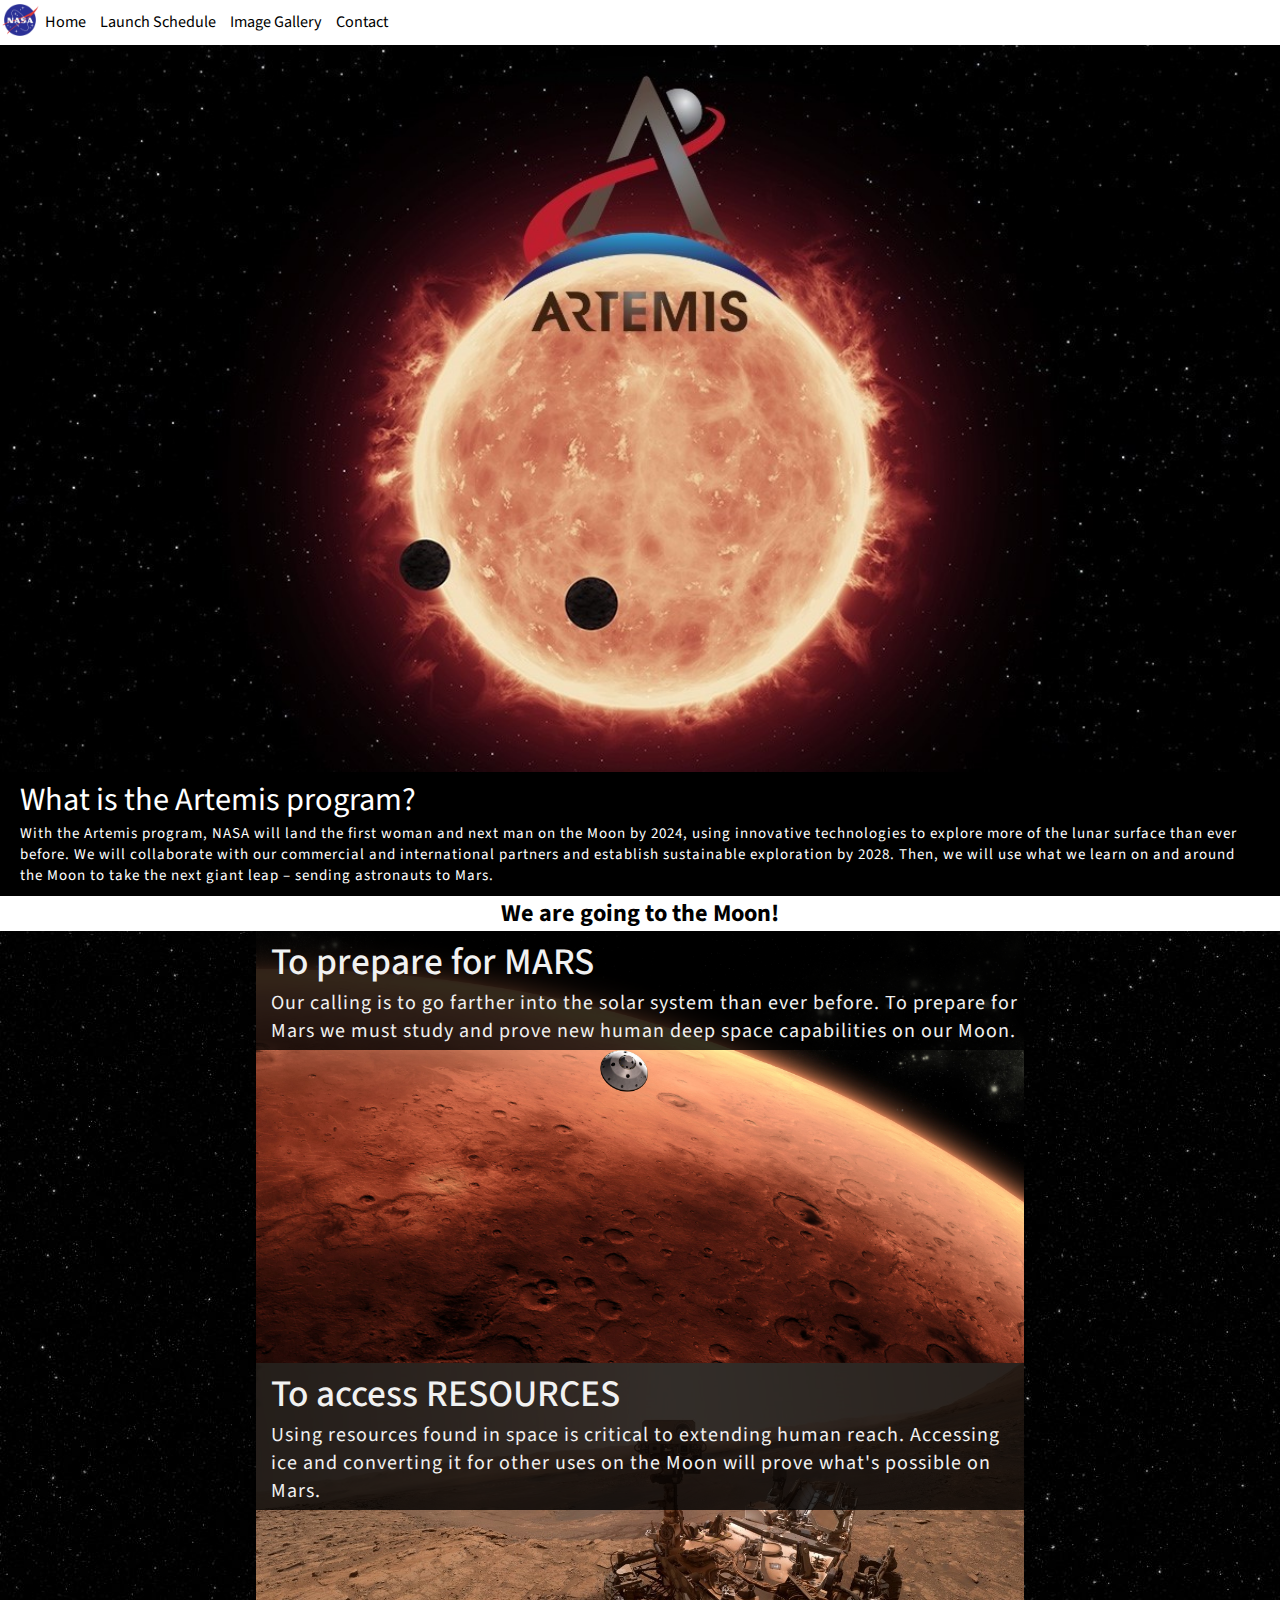
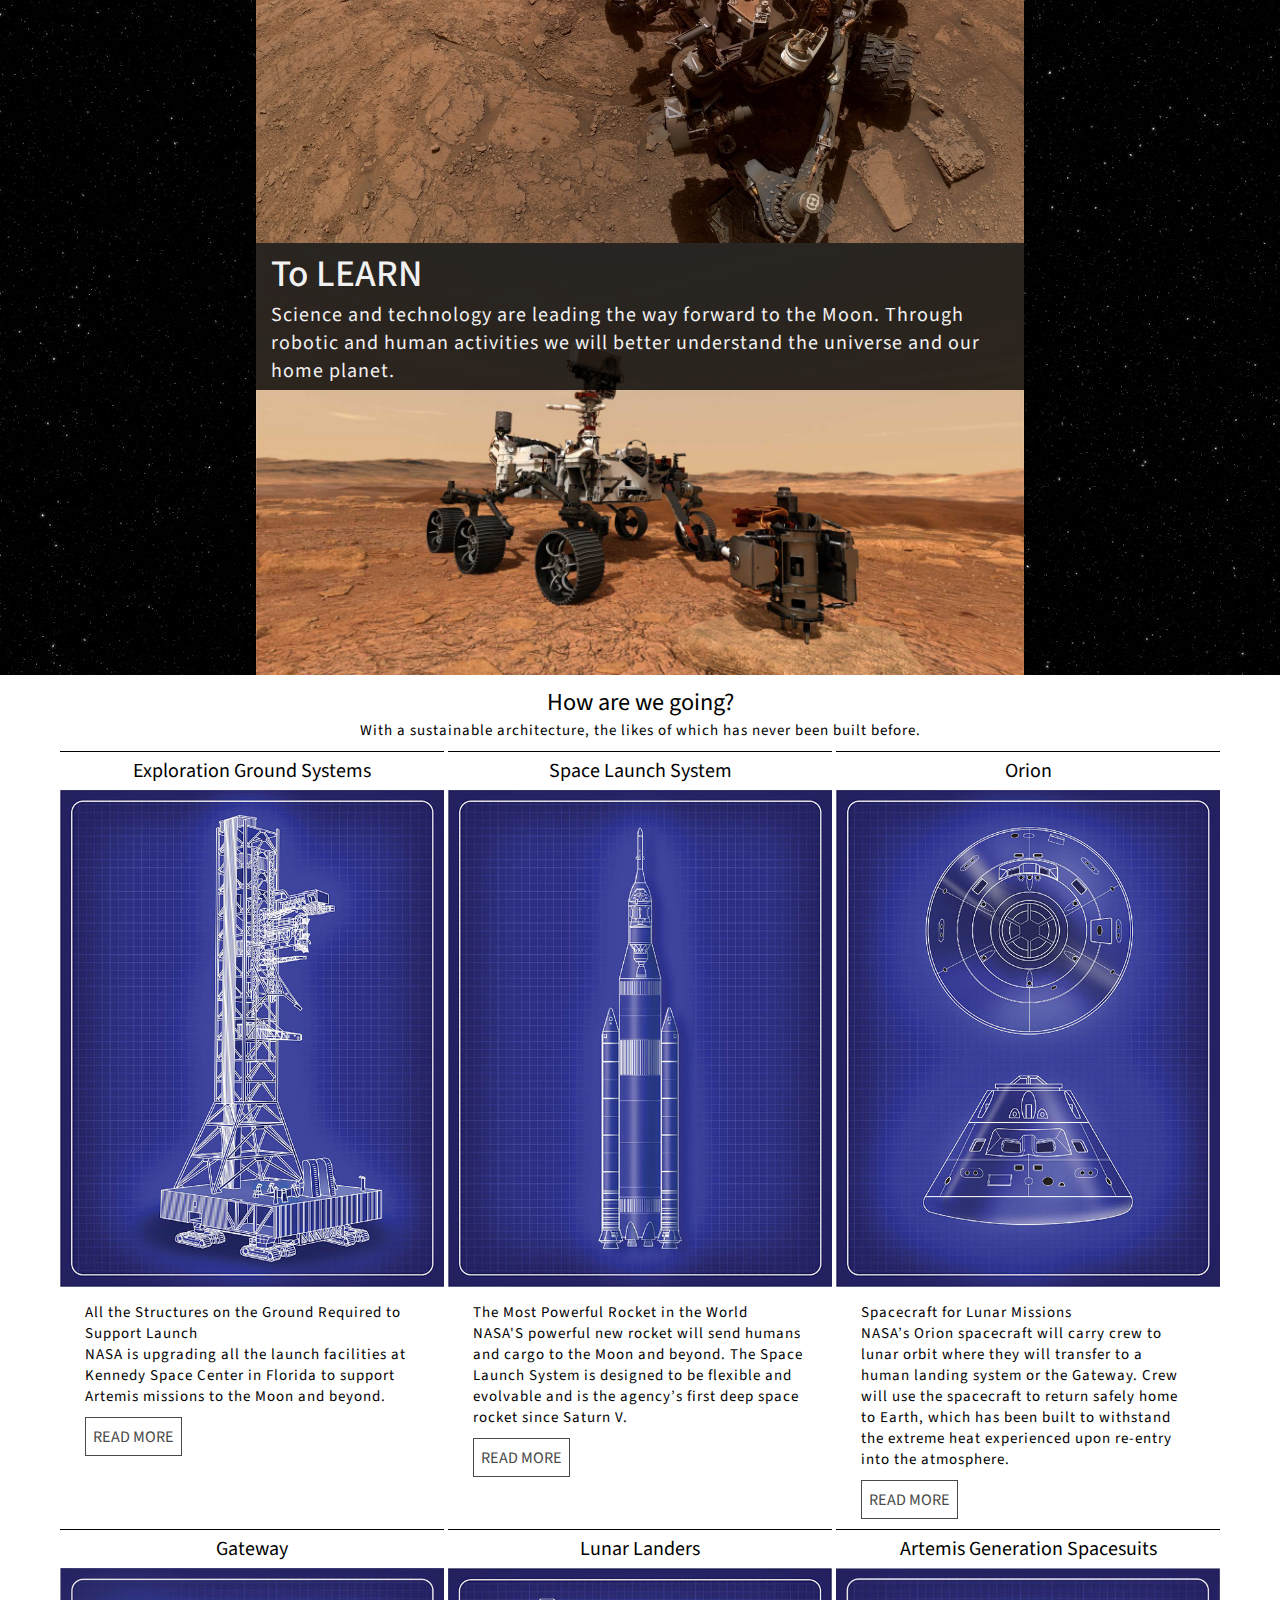
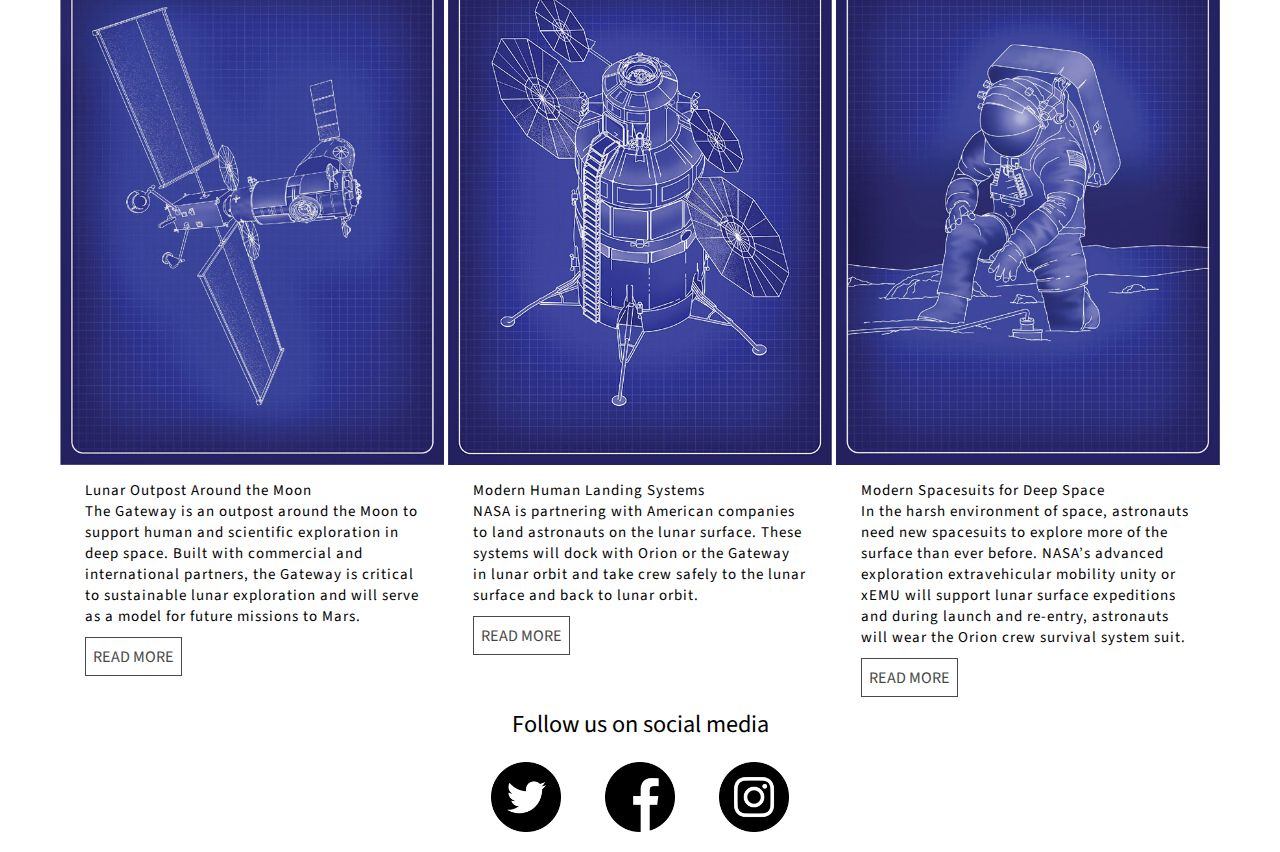
<file: ProjectExam/Code/index.html>
<!DOCTYPE html>
<html>
  <head>
    <meta charset="utf-8" />
    <meta http-equiv="X-UA-Compatible" content="IE=edge" />
    <title>NASA Artemis</title>
    <meta name="author" content="Ole Daland" />
    <meta name="keywords" content="Artemis, Nasa" />
    <meta name="viewport" content="width=device-width, initial-scale=1.0" />
    <meta
      name="description"
      content="Artemis is the name of NASA's program to return astronauts to the lunar surface by 2024. We are going forward to the Moon to stay."
    />
    <link
      rel="stylesheet"
      type="text/css"
      media="screen"
      href="/ProjectExam/Code/css/master.css"
    />
    <link
      rel="shortcut icon"
      type="image/x-icon"
      href="/ProjectExam/Code/pictures/favicon-32x32.png"
    />
    <link
      href="https://fonts.googleapis.com/css2?family=Source+Sans+Pro:ital,wght@0,200;0,300;0,400;0,600;0,700;0,900;1,200;1,300;1,400;1,600;1,700;1,900&display=swap"
      rel="stylesheet"
    />
  </head>
  <body class="index">
    <nav class="navbar">
      <ul>
        <img
          class="nasaIcon"
          src="/ProjectExam/Code/pictures/nasa_icon.png"
          alt="Nasa Icon"
        />
        <li><a class="active li" href="index.html">Home</a></li>
        <li><a class="li" href="launch_schedule.html">Launch Schedule</a></li>
        <li><a class="li" href="imgGallery.html">Image Gallery</a></li>
        <li><a class="li" href="contact.html">Contact</a></li>
      </ul>
    </nav>
    <main>
      <div>
        <img
          class="artemisImg"
          src="/ProjectExam/Code/pictures/hubble-trappist.jpg"
          alt="Artemis background picture"
        />
      </div>
      <section class="artemisInfo">
        <div class="artemisTextBox">
          <h1>What is the Artemis program?</h1>
          <p>
            With the Artemis program, NASA will land the first woman and next
            man on the Moon by 2024, using innovative technologies to explore
            more of the lunar surface than ever before. We will collaborate with
            our commercial and international partners and establish sustainable
            exploration by 2028. Then, we will use what we learn on and around
            the Moon to take the next giant leap – sending astronauts to Mars.
          </p>
        </div>
      </section>
      <div class="moonBox"><h2>We are going to the Moon!</h2></div>
      <section>
        <div class="container">
          <div class="img">
            <img
              class="whyImage"
              src="/ProjectExam/Code/pictures/last ned.jpg"
              alt="Mission to mars"
            />
          </div>
          <div class="textBox">
            <h2>To prepare for MARS</h2>
            <p>
              Our calling is to go farther into the solar system than ever
              before. To prepare for Mars we must study and prove new human deep
              space capabilities on our Moon.
            </p>
          </div>
        </div>
        <div class="container">
          <div class="img">
            <img
              class="whyImage"
              src="/ProjectExam/Code/pictures/PIA23378.jpg"
              alt="Mission to mars"
            />
          </div>
          <div class="textBox">
            <h2>To access RESOURCES</h2>
            <p>
              Using resources found in space is critical to extending human
              reach. Accessing ice and converting it for other uses on the Moon
              will prove what's possible on Mars.
            </p>
          </div>
        </div>
        <div class="container">
          <div class="img">
            <img
              class="whyImage"
              src="/ProjectExam/Code/pictures/24759_PIA23491-web.jpg"
              alt="Mission to mars"
            />
          </div>
          <div class="textBox">
            <h2>To LEARN</h2>
            <p>
              Science and technology are leading the way forward to the Moon.
              Through robotic and human activities we will better understand the
              universe and our home planet.
            </p>
          </div>
        </div>
      </section>
      <section class="howSection">
        <div class="howText">
          <h2>How are we going?</h2>
          <p>
            With a sustainable architecture, the likes of which has never been
            built before.
          </p>
        </div>
        <div class="howContainer">
          <div class="howHeader"><h2>Exploration Ground Systems</h2></div>
          <div>
            <img
              class="howImg"
              src="/ProjectExam/Code/pictures/w-01a.jpg"
              alt="Blueprint Exploration Ground Systems"
            />
          </div>
          <div class="howP">
            <p>All the Structures on the Ground Required to Support Launch</p>
            <p>
              NASA is upgrading all the launch facilities at Kennedy Space
              Center in Florida to support Artemis missions to the Moon and
              beyond.
            </p>
            <div>
              <a
                class="readMoreBtn"
                href="https://www.nasa.gov/centers/kennedy/home/index.html"
                >Read more</a
              >
            </div>
          </div>
        </div>
        <div class="howContainer">
          <div class="howHeader"><h2>Space Launch System</h2></div>
          <div>
            <img
              class="howImg"
              src="/ProjectExam/Code/pictures/w-01.jpg"
              alt="Blueprint Space Launch System"
            />
          </div>
          <div class="howP">
            <p>The Most Powerful Rocket in the World</p>
            <p>
              NASA'S powerful new rocket will send humans and cargo to the Moon
              and beyond. The Space Launch System is designed to be flexible and
              evolvable and is the agency’s first deep space rocket since Saturn
              V.
            </p>
            <div>
              <a
                class="readMoreBtn"
                href="https://www.nasa.gov/exploration/systems/sls/index.html"
                >Read more</a
              >
            </div>
          </div>
        </div>
        <div class="howContainer">
          <div class="howHeader"><h2>Orion</h2></div>
          <div>
            <img
              class="howImg"
              src="/ProjectExam/Code/pictures/w-02.jpg"
              alt="Blueprint Orion"
            />
          </div>
          <div class="howP">
            <p>Spacecraft for Lunar Missions</p>
            <p>
              NASA’s Orion spacecraft will carry crew to lunar orbit where they
              will transfer to a human landing system or the Gateway. Crew will
              use the spacecraft to return safely home to Earth, which has been
              built to withstand the extreme heat experienced upon re-entry into
              the atmosphere.
            </p>
            <div>
              <a
                class="readMoreBtn"
                href="https://www.nasa.gov/exploration/systems/orion/index.html"
                >Read more</a
              >
            </div>
          </div>
        </div>
        <div class="howContainer">
          <div class="howHeader"><h2>Gateway</h2></div>
          <div>
            <img
              class="howImg"
              src="/ProjectExam/Code/pictures/w-03.jpg"
              alt="Blueprint Gateway"
            />
          </div>
          <div class="howP">
            <p>Lunar Outpost Around the Moon</p>
            <p>
              The Gateway is an outpost around the Moon to support human and
              scientific exploration in deep space. Built with commercial and
              international partners, the Gateway is critical to sustainable
              lunar exploration and will serve as a model for future missions to
              Mars.
            </p>
            <div>
              <a
                class="readMoreBtn"
                href="https://www.nasa.gov/johnson/exploration/gateway"
                >Read more</a
              >
            </div>
          </div>
        </div>
        <div class="howContainer">
          <div class="howHeader"><h2>Lunar Landers</h2></div>
          <div>
            <img
              class="howImg"
              src="/ProjectExam/Code/pictures/w-04.jpg"
              alt="Blueprint Lunar Landers"
            />
          </div>
          <div class="howP">
            <p>Modern Human Landing Systems</p>
            <p>
              NASA is partnering with American companies to land astronauts on
              the lunar surface. These systems will dock with Orion or the
              Gateway in lunar orbit and take crew safely to the lunar surface
              and back to lunar orbit.
            </p>
            <div>
              <a
                class="readMoreBtn"
                href="https://www.nasa.gov/content/more-about-the-human-landing-system-program/"
                >Read more</a
              >
            </div>
          </div>
        </div>
        <div class="howContainer">
          <div class="howHeader"><h2>Artemis Generation Spacesuits</h2></div>
          <div>
            <img
              class="howImg"
              src="/ProjectExam/Code/pictures/w-05.jpg"
              alt="Blueprint Artemis Generation Spacesuits"
            />
          </div>
          <div class="howP">
            <p>Modern Spacesuits for Deep Space</p>
            <p>
              In the harsh environment of space, astronauts need new spacesuits
              to explore more of the surface than ever before. NASA’s advanced
              exploration extravehicular mobility unity or xEMU will support
              lunar surface expeditions and during launch and re-entry,
              astronauts will wear the Orion crew survival system suit.
            </p>
            <div>
              <a class="readMoreBtn" href="https://www.nasa.gov/suitup"
                >Read more</a
              >
            </div>
          </div>
        </div>
      </section>
    </main>
  </body>
  <script src="/ProjectExam/Code/js/script.js"></script>
  <footer>
    <div class="footercontainer">
      <div class="socialText"><h2>Follow us on social media</h2></div>
      <div class="socialLinks">
        <a href="https://twitter.com/nasa"
          ><img
            class="socialImg"
            src="/ProjectExam/Code/pictures/twitter.png"
            alt="Twitter Icon"
        /></a>
        <a href="https://www.facebook.com/NASA/"
          ><img
            class="socialImg"
            src="/ProjectExam/Code/pictures/facebook.png"
            alt="Facebook Icon"
        /></a>
        <a href="https://www.instagram.com/nasa/"
          ><img
            class="socialImg"
            src="/ProjectExam/Code/pictures/instagram.png"
            alt="Instagram Icon"
        /></a>
      </div>
    </div>
  </footer>
</html>
</file>
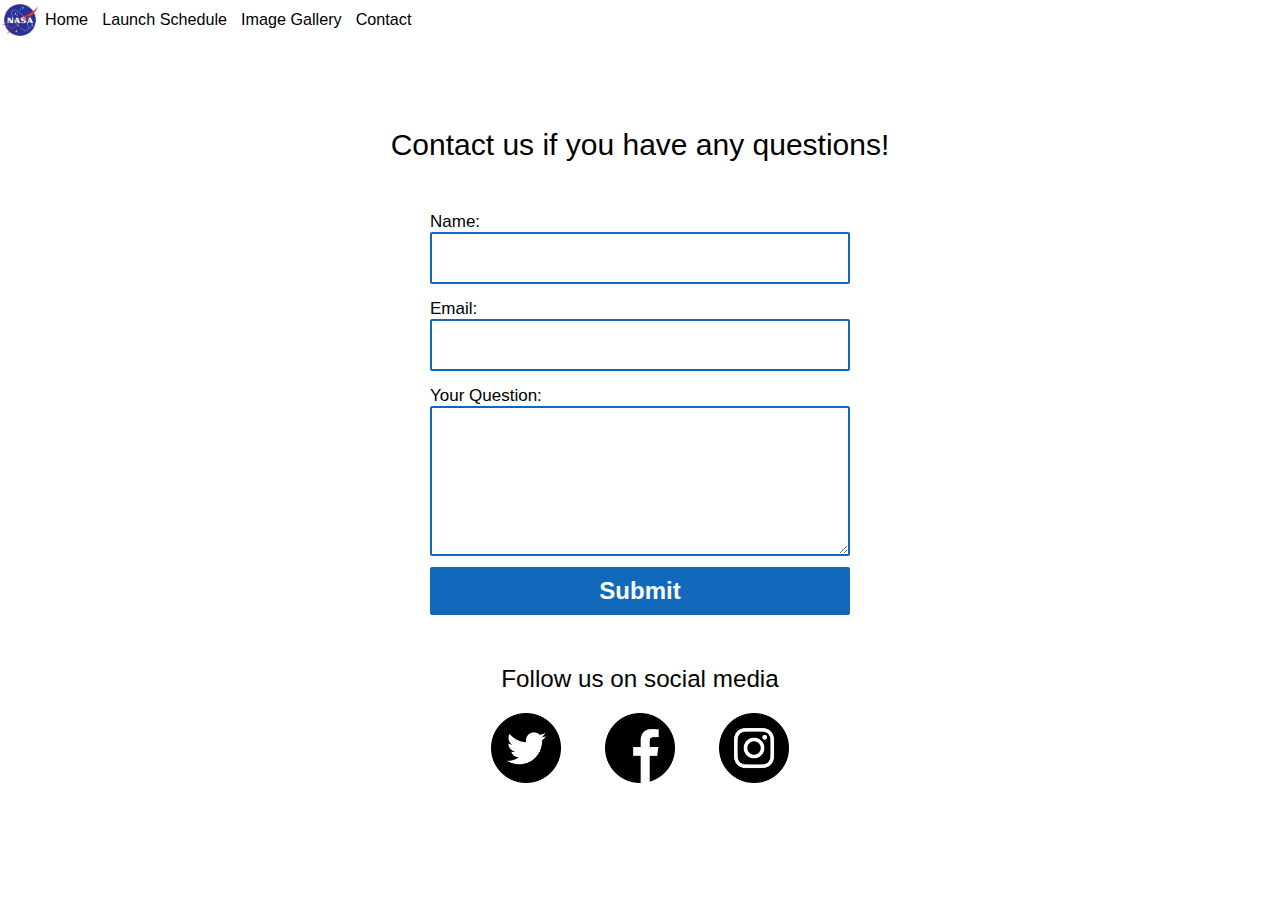
<file: ProjectExam/Code/contact.html>
<!DOCTYPE html>
<html>
  <head>
    <meta charset="utf-8" />
    <meta http-equiv="X-UA-Compatible" content="IE=edge" />
    <title>NASA Artemis, Contact us</title>
    <meta name="author" content="Ole Daland" />
    <meta name="keywords" content="Artemis, Nasa" />
    <meta name="viewport" content="width=device-width, initial-scale=1.0" />
    <meta
      name="description"
      content="Artemis is the name of NASA's program to return astronauts to the lunar surface by 2024. We are going forward to the Moon to stay."
    />
    <link
      rel="stylesheet"
      type="text/css"
      media="screen"
      href="/ProjectExam/Code/css/master.css"
    />
    <link
      rel="shortcut icon"
      type="image/x-icon"
      href="/ProjectExam/Code/pictures/favicon-32x32.png"
    />
  </head>
  <body>
    <nav class="navbar">
      <ul>
        <img
          class="nasaIcon"
          src="/ProjectExam/Code/pictures/nasa_icon.png"
          alt="Nasa Icon"
        />
        <li><a class="li" href="index.html">Home</a></li>
        <li><a class="li" href="launch_schedule.html">Launch Schedule</a></li>
        <li><a class="li" href="imgGallery.html">Image Gallery</a></li>
        <li><a class="active li" href="contact.html">Contact</a></li>
      </ul>
    </nav>
    <header>
      <div>
        <h1 class="contactHeader">Contact us if you have any questions!</h1>
      </div>
    </header>
    <main>
      <form id="contactForm" class="contactForm">
        <div class="form-group">
          <h2>Name:</h2>
          <input name="name" type="text" id="name" class="feedback-input" />
          <div class="form-error" id="nameError">
            <p>Please enter your first name</p>
          </div>
        </div>
        <div class="form-group">
          <h2>Email:</h2>
          <input name="email" id="email" type="text" class="feedback-input" />
          <div class="form-error" id="emailError">
            <p>Please enter your email address</p>
          </div>
          <div class="form-error" id="invalidEmailError">
            <p>Please enter a valid email address</p>
          </div>
        </div>
        <h2>Your Question:</h2>
        <textarea name="text" class="feedback-input"></textarea>
        <button type="submit" class="btn btn-primary" id="submit">
          Submit
        </button>
      </form>
    </main>
    <script src="/ProjectExam/Code/js/script.js"></script>
  </body>
  <footer>
    <div class="footercontainer">
      <div class="socialText"><h2>Follow us on social media</h2></div>
      <div class="socialLinks">
        <a href="https://twitter.com/nasa"
          ><img
            class="socialImg"
            src="/ProjectExam/Code/pictures/twitter.png"
            alt="Twitter Icon"
        /></a>
        <a href="https://www.facebook.com/NASA/"
          ><img
            class="socialImg"
            src="/ProjectExam/Code/pictures/facebook.png"
            alt="Facebook Icon"
        /></a>
        <a href="https://www.instagram.com/nasa/"
          ><img
            class="socialImg"
            src="/ProjectExam/Code/pictures/instagram.png"
            alt="Instagram Icon"
        /></a>
      </div>
    </div>
  </footer>
</html>
</file>
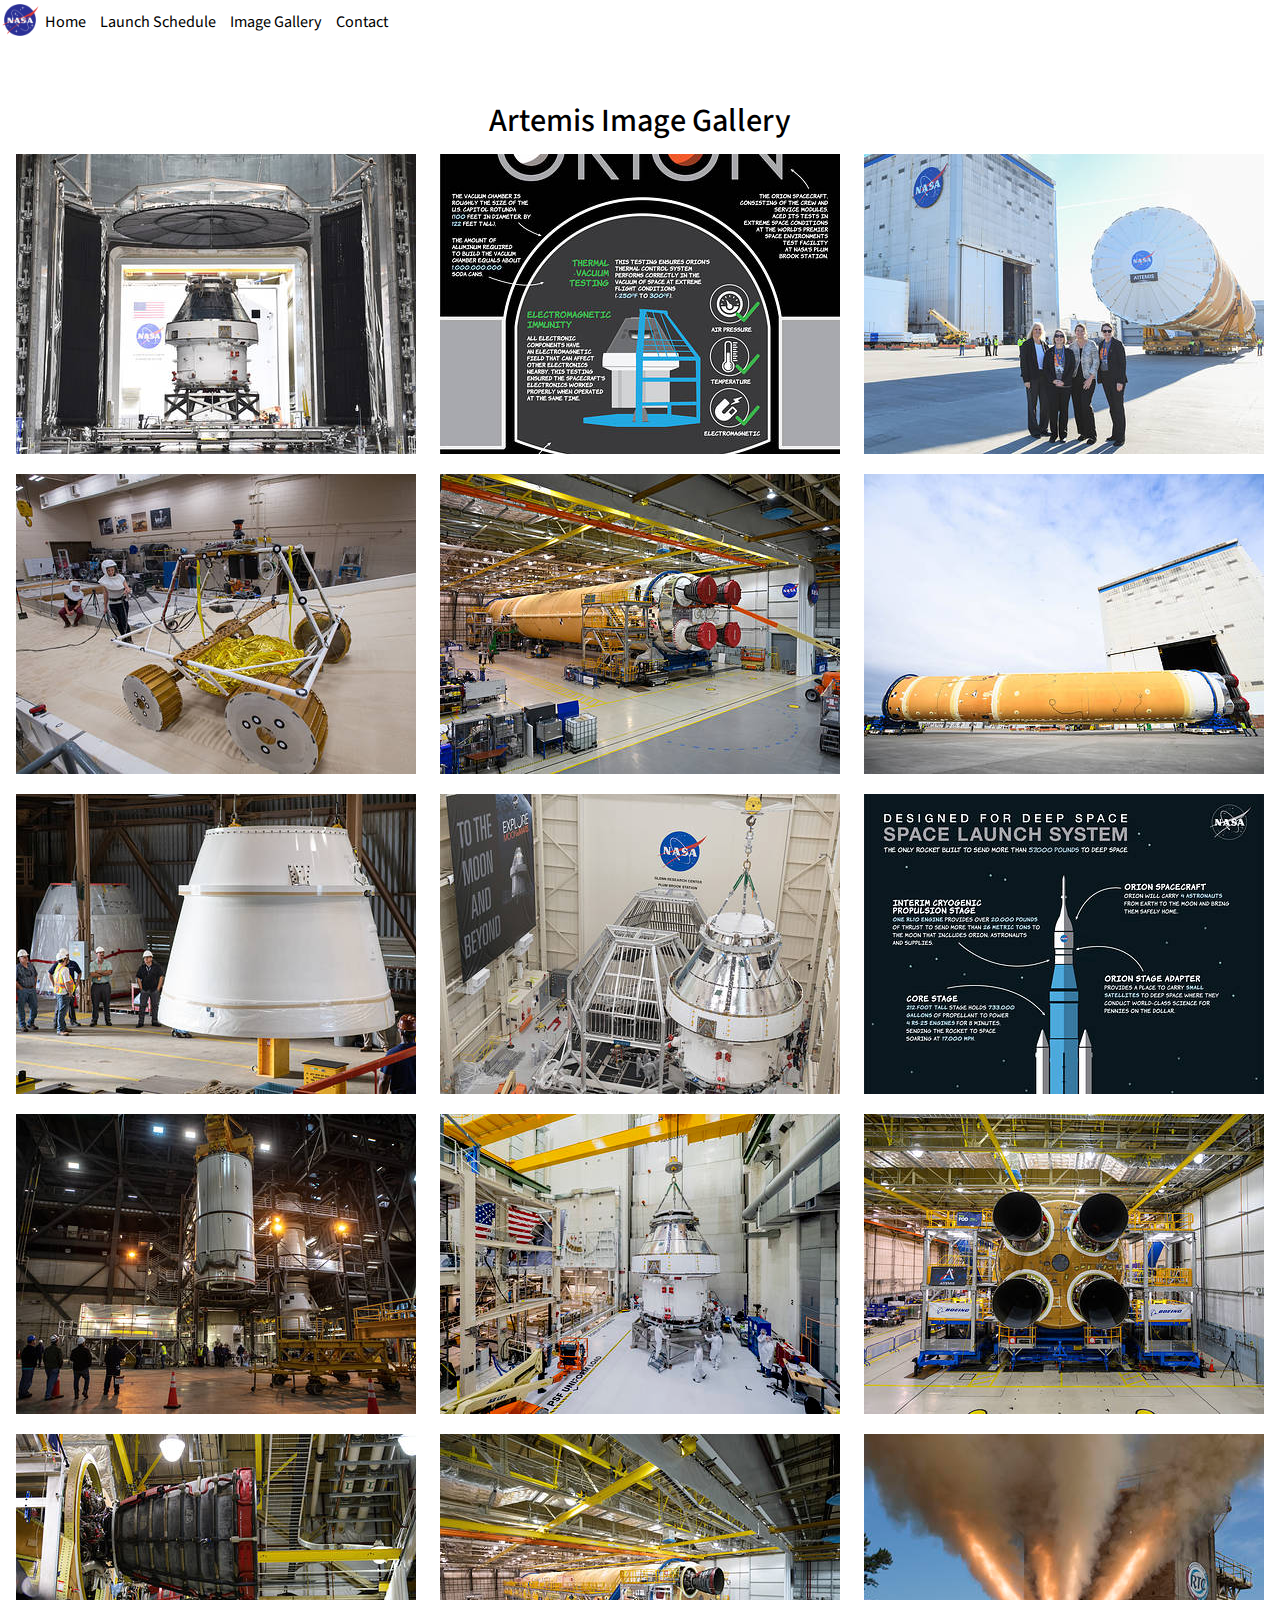
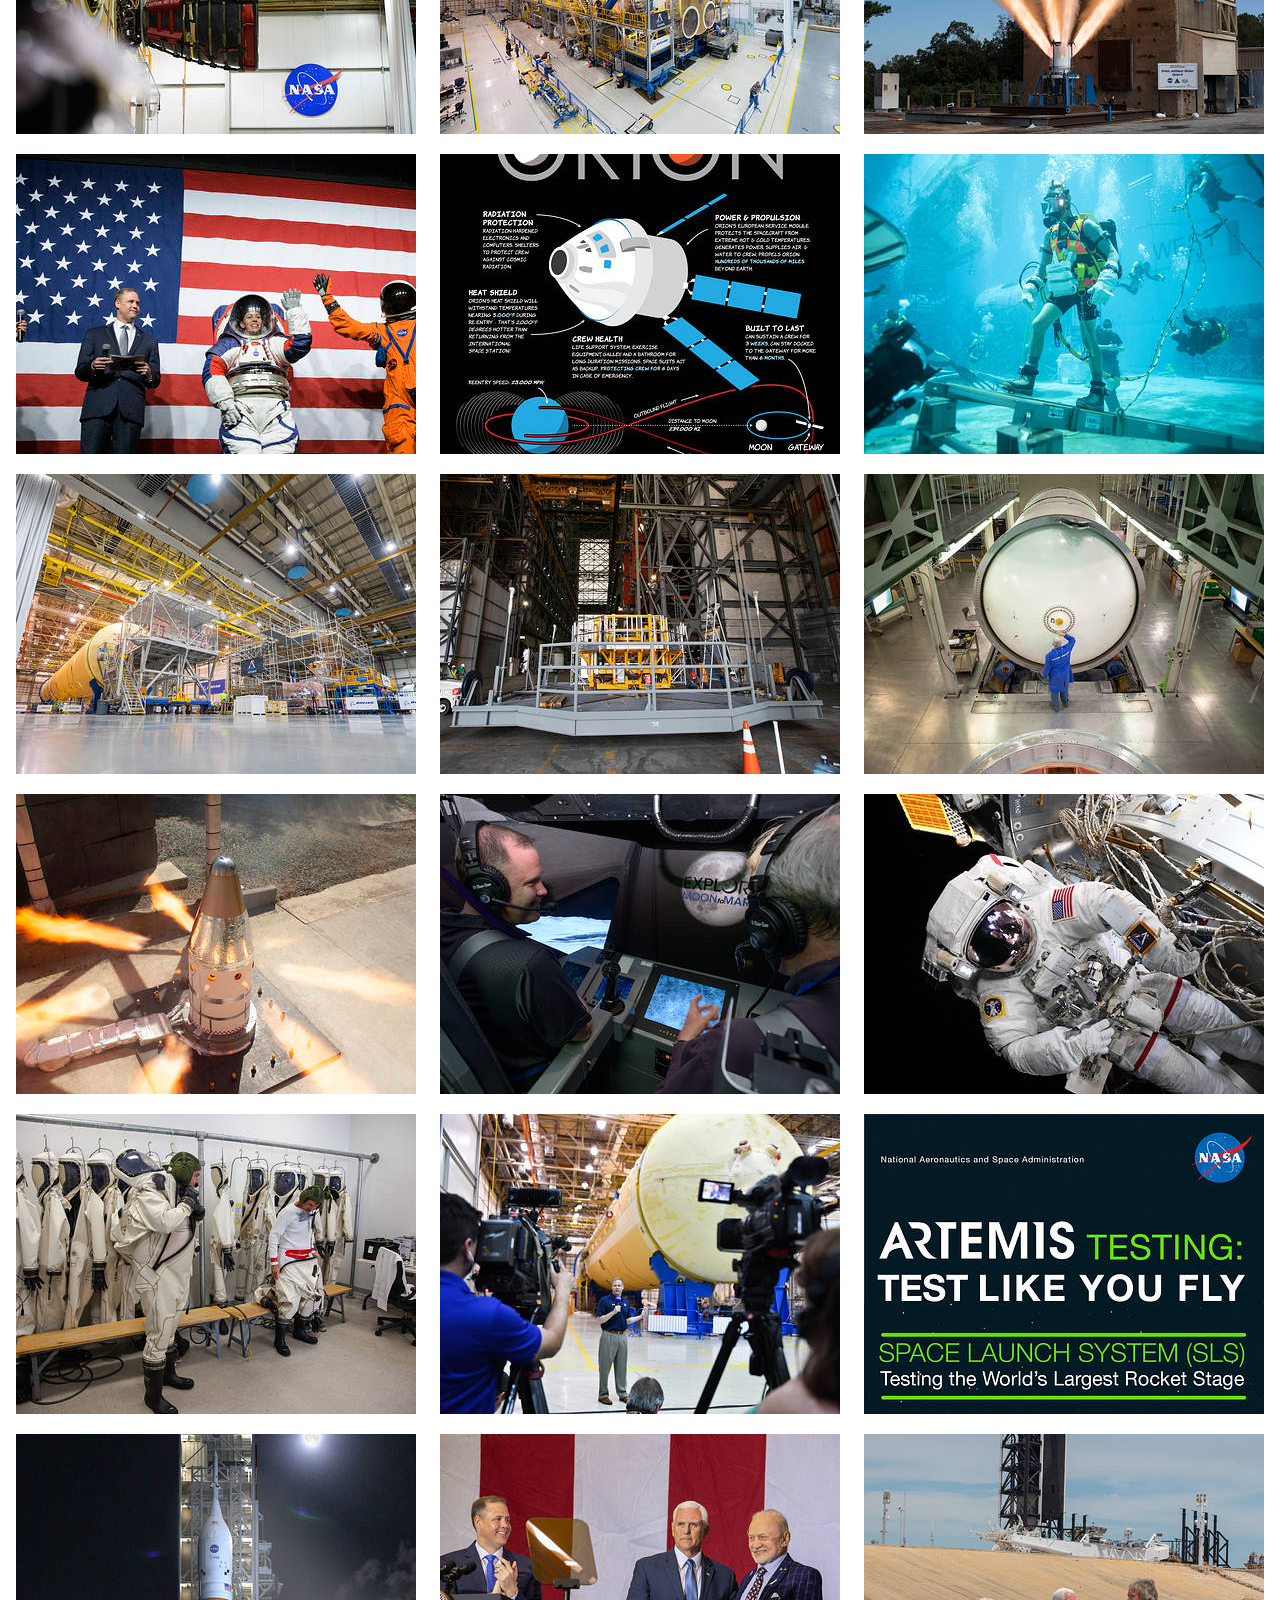
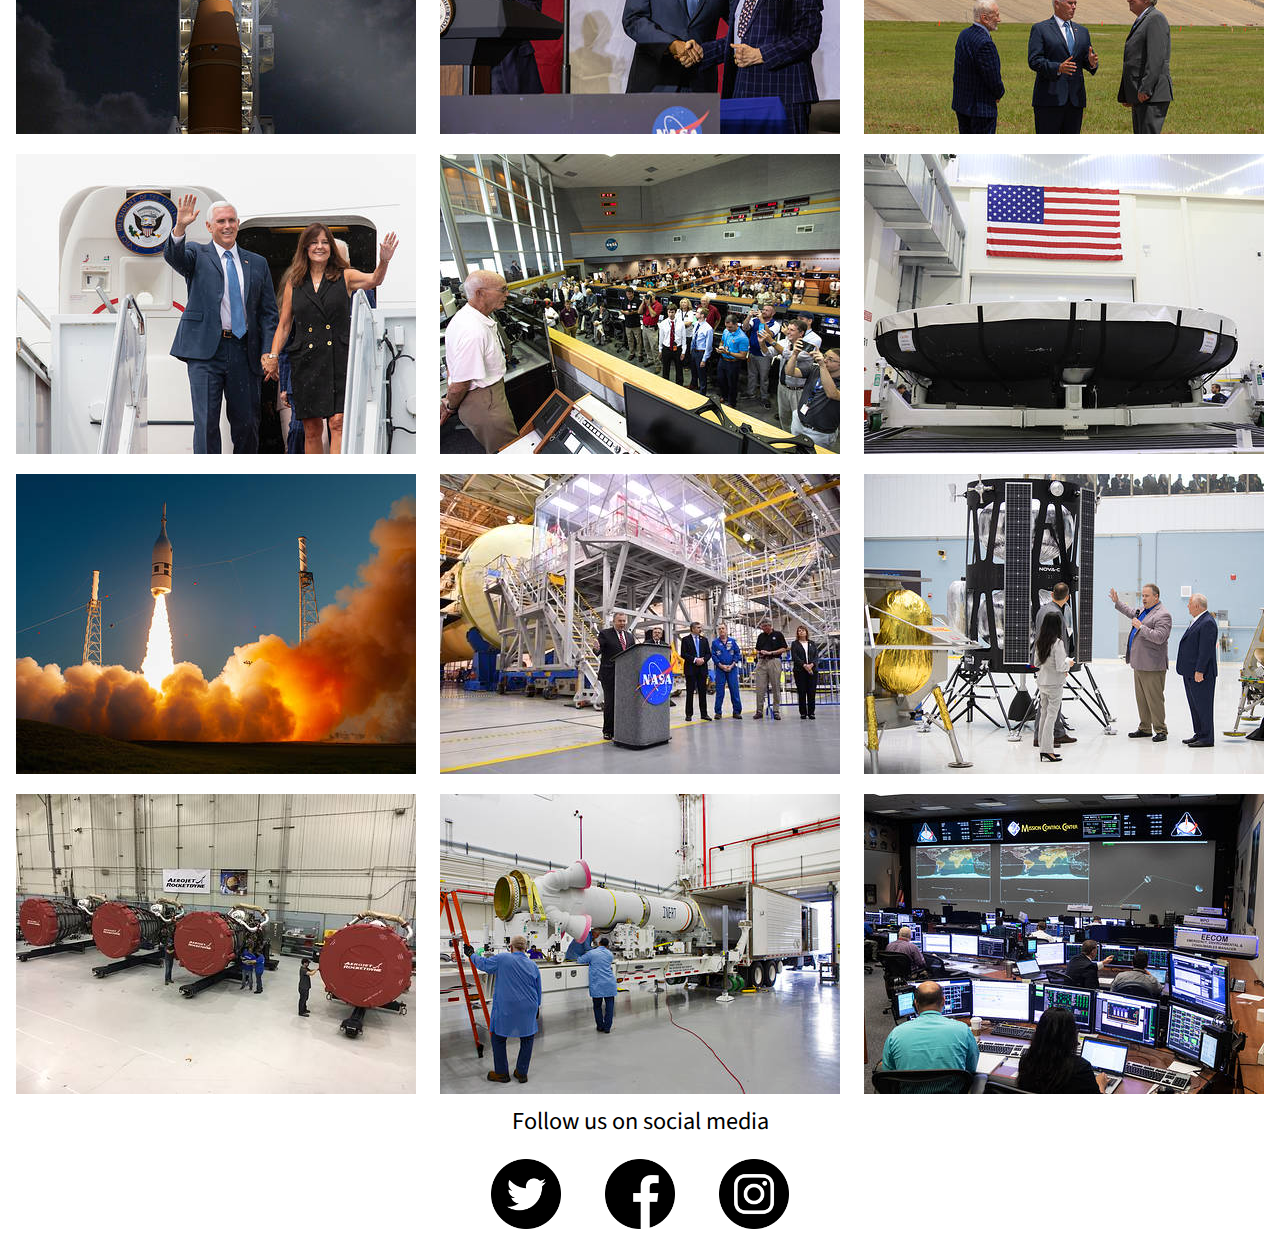
<file: ProjectExam/Code/imgGallery.html>
<!DOCTYPE html>
<html>
  <head>
    <meta charset="utf-8" />
    <meta http-equiv="X-UA-Compatible" content="IE=edge" />
    <title>Artemis Image Gallery | NASA</title>
    <meta name="author" content="Ole Daland" />
    <meta name="keywords" content="Artemis, Nasa" />
    <meta name="viewport" content="width=device-width, initial-scale=1.0" />
    <meta
      name="description"
      content="Imagery from NASA's Artemis program to return astronauts to the Moon and prepare for missions to Mars."
    />
    <link
      rel="stylesheet"
      type="text/css"
      media="screen"
      href="/ProjectExam/Code/css/master.css"
    />
    <link
      rel="shortcut icon"
      type="image/x-icon"
      href="/ProjectExam/Code/pictures/favicon-32x32.png"
    />
    />
    <link
      href="https://fonts.googleapis.com/css2?family=Source+Sans+Pro:ital,wght@0,200;0,300;0,400;0,600;0,700;0,900;1,200;1,300;1,400;1,600;1,700;1,900&display=swap"
      rel="stylesheet"
    />
  </head>
  <body class="imgGallery">
    <nav class="navbar">
      <ul>
        <img
          class="nasaIcon"
          src="/ProjectExam/Code/pictures/nasa_icon.png"
          alt="Nasa Icon"
        />
        <li><a class="li" href="index.html">Home</a></li>
        <li><a class="li" href="launch_schedule.html">Launch Schedule</a></li>
        <li><a class="active li" href="imgGallery.html">Image Gallery</a></li>
        <li><a class="li" href="contact.html">Contact</a></li>
      </ul>
    </nav>
    <main>
      <header>
        <h1 class="imageGalleryHeader">Artemis Image Gallery</h1>
      </header>
       <div class="wrapperContainer">
          <div class="media">
            <div class="layer">
              <h2>
                Artemis I Spacecraft Environmental Testing Complete
              </h2>
              <p>
                After four months of rigorous testing in the world’s premier
                space environments simulation facility at NASA’s Plum Brook
                Station, the Orion spacecraft for the Artemis I mission is
                certified and another step toward being ready for flight.
              </p>
              <a
                class="imgFeature"
                href="https://www.nasa.gov/glenn/image-feature/2020/artemis-i-spacecraft-environmental-testing-complete/"
                >View Image Feature</a
              >
            </div>
            <img
              class="galleryImg"
              src="/ProjectExam/Code/pictures/img2.jpg"
              alt="Artemis I Spacecraft Environmental Testing Complete"
            />
          </div>
          <div class="media">
            <div class="layer">
              <h2>
                Orion spacecraft for Artemis I is put to the test at NASA’s Plum
                Brook Station
              </h2>
              <p>
                Orion spacecraft for Artemis I is put to the test at NASA’s Plum
                Brook Station
              </p>
              <a
                class="imgFeature"
                href="https://www.nasa.gov/image-feature/orion-spacecraft-for-artemis-i-is-put-to-the-test-at-nasa-s-plum-brook-station/"
                >View Image Feature</a
              >
            </div>
            <img
              class="galleryImg"
              src="/ProjectExam/Code/pictures/img3.jpg"
              alt="Orion spacecraft for Artemis I is put to the test at NASA’s Plum
              Brook Station"
            />
          </div>
          <div class="media">
            <div class="layer">
              <h2>
                Women Lead the Way for NASA’s Space Launch System Rocket Program
              </h2>
              <p>
                The four women in charge of the effort to build and test the
                212-foot-tall rocket stage that will enable NASA’s first Artemis
                mission to the Moon watch as the first completed core stage for
                NASA’s Space Launch System Program rolls out from the agency’s
                Michoud Assembly Facility in New Orleans on Jan. 8, 2020.
              </p>
              <a
                class="imgFeature"
                href="https://www.nasa.gov/exploration/systems/sls/multimedia/women-lead-the-way-for-sls-rocket-program.html"
                >View Image Feature</a
              >
            </div>
            <img
              class="galleryImg"
              src="/ProjectExam/Code/pictures/img4.jpg"
              alt="Women Lead the Way for NASA’s Space Launch System Rocket Program"
            />
          </div>
          <div class="media">
            <div class="layer">
              <h2>
                NASA’s New Moon Rover Tested in Lunar Operations Lab
              </h2>
              <p>
                NASA’s New Moon Rover Tested in Lunar Operations Lab
              </p>
              <a
                class="imgFeature"
                href="https://www.nasa.gov/glenn/image-feature/2020/nasa-s-new-moon-rover-tested-in-lunar-operations-lab/"
                >View Image Feature</a
              >
            </div>
            <img
              class="galleryImg"
              src="/ProjectExam/Code/pictures/img5.jpg"
              alt="NASA’s New Moon Rover Tested in Lunar Operations Lab"
            />
          </div>
          <div class="media">
            <div class="layer">
              <h2>
                NASA Prepares SLS Rocket Stage for Shipping
              </h2>
              <p>
                NASA and the Boeing team have removed scaffolding around the
                Space Launch System (SLS) rocket core stage for Artemis I and is
                preparing it for shipping. The agencey’s Pegasus barge will
                carry the stage from NASA’s Michoud Assembly Facility in New
                Orleans to NASA's Stennis Space Center near Bay St. Louis,
                Mississippi.
              </p>
              <a
                class="imgFeature"
                href="https://www.nasa.gov/exploration/systems/sls/multimedia/preparing-sls-rocket-stage-for-shipping.html"
                >View Image Feature</a
              >
            </div>
            <img
              class="galleryImg"
              src="/ProjectExam/Code/pictures/img6.jpg"
              alt="NASA Prepares SLS Rocket Stage for Shipping"
            />
          </div>
          <div class="media">
            <div class="layer">
              <h2>
                NASA Prepares Artemis I SLS Rocket Stage for Move to Pegasus
                Barge
              </h2>
              <p>
                Teams at NASA’s Michoud Assembly Facility in New Orleans moved
                the core stage, complete with all four RS-25 engines, for NASA’s
                Space Launch System (SLS) rocket to Building 110 for final
                shipping preparations on Jan. 1.
              </p>
              <a
                class="imgFeature"
                href="https://www.nasa.gov/exploration/systems/sls/artemis-I-rocket-stage-prepares-for-move-to-pegasus-barge.html"
                >View Image Feature</a
              >
            </div>
            <img
              class="galleryImg"
              src="/ProjectExam/Code/pictures/img7.jpg"
              alt="NASA Prepares Artemis I SLS Rocket Stage for Move to Pegasus
              Barge"
            />
          </div>
          <div class="media">
            <div class="layer">
              <h2>
                Aft Exit Cones for NASA’s Space Launch System Arrive for Artemis
                I
              </h2>
              <p>
                Aft Exit Cones for NASA’s Space Launch System Arrive at Kennedy
                Space Center for Artemis I.
              </p>
              <a
                class="imgFeature"
                href="https://www.nasa.gov/image-feature/aft-exit-cones-for-nasa-s-space-launch-system-arrive-for-artemis-i/"
                >View Image Feature</a
              >
            </div>
            <img
              class="galleryImg"
              src="/ProjectExam/Code/pictures/img8.jpg"
              alt="Aft Exit Cones for NASA’s Space Launch System Arrive for Artemis
              I"
            />
          </div>
          <div class="media">
            <div class="layer">
              <h2>
                Orion Spacecraft for Artemis I Prepared for Thermal Test at
                NASA's Plum Brook Station
              </h2>
              <p>
                NASA’s Orion spacecraft–the crew module and European-built
                service module—is being lifted into a thermal cage and readied
                for its move on Tuesday into the vacuum chamber at NASA’s Plum
                Brook Station for testing in two phases.
              </p>
              <a
                class="imgFeature"
                href="https://www.nasa.gov/glenn/image-feature/2019/orion-spacecraft-for-artemis-i-prepared-for-thermal-tests-at-nasa-plum-brook"
                >View Image Feature</a
              >
            </div>
            <img
              class="galleryImg"
              src="/ProjectExam/Code/pictures/img9.jpg"
              alt="Orion Spacecraft for Artemis I Prepared for Thermal Test at
              NASA's Plum Brook Station"
            />
          </div>
          <div class="media">
            <div class="layer">
              <h2>
                NASA’s Space Launch System Rocket Capabilities for Deep Space
              </h2>
              <p>
                Space Launch System infographic on capabilities for deep space.
              </p>
              <a
                class="imgFeature"
                href="https://www.nasa.gov/exploration/systems/sls/multimedia/rocket-capabilities-for-deep-space-infographic.html"
                >View Image Feature</a
              >
            </div>
            <img
              class="galleryImg"
              src="/ProjectExam/Code/pictures/img10.jpg"
              alt="NASA’s Space Launch System Rocket Capabilities for Deep Space"
            />
          </div>
    
       
          <div class="media">
            <div class="layer">
              <h2>
                NASA Teams Conduct Crucial SLS Booster Stacking Exercise
              </h2>
              <p>
                Teams from NASA’s Exploration Ground Systems and Space Launch
                System (SLS) practice SLS booster stacking with pathfinders
                inside Kennedy Space Center’s Vehicle Assembly Building.
              </p>
              <a
                class="imgFeature"
                href="https://www.nasa.gov/image-feature/nasa-teams-conduct-crucial-sls-booster-stacking-exercise"
                >View Image Feature</a
              >
            </div>
            <img
              class="galleryImg"
              src="/ProjectExam/Code/pictures/img11.jpg"
              alt="NASA Teams Conduct Crucial SLS Booster Stacking Exercise"
            />
          </div>
          <div class="media">
            <div class="layer">
              <h2>
                Orion Moved from Assembly Stand Ahead of Shipment to Ohio for
                Tests
              </h2>
              <p>
                Orion Moved from Assembly Stand Ahead of Shipment to Ohio for
                Tests
              </p>
              <a
                class="imgFeature"
                href="https://www.nasa.gov/image-feature/orion-moved-from-assembly-stand-ahead-of-shipment-to-ohio-for-tests"
                >View Image Feature</a
              >
            </div>
            <img
              class="galleryImg"
              src="/ProjectExam/Code/pictures/img12.jpg"
              alt="Orion Moved from Assembly Stand Ahead of Shipment to Ohio for
              Tests"
            />
          </div>
          <div class="media">
            <div class="layer">
              <h2>
                All Four Engines Are Attached to the SLS Core Stage for Artemis
                I Mission
              </h2>
              <p>
                All four RS-25 engines were structurally mated to the core stage
                for NASA’s Space Launch System (SLS) rocket for Artemis I, the
                first mission of SLS and NASA’s Orion spacecraft. To complete
                assembly of the rocket stage, engineers and technicians are now
                integrating the propulsion and electrical systems within the
                structure.
              </p>
              <a
                class="imgFeature"
                href="https://www.nasa.gov/exploration/systems/sls/multimedia/four-engines-attached-to-sls-core-stage-for-artemis-I-mission.html"
                >View Image Feature</a
              >
            </div>
            <img
              class="galleryImg"
              src="/ProjectExam/Code/pictures/img13.jpg"
              alt="All Four Engines Are Attached to the SLS Core Stage for Artemis
              I Mission"
            />
          </div>
       
          <div class="media">
            <div class="layer">
              <h2>
                Second RS-25 Engine Attached to NASA Moon Rocket
              </h2>
              <p>
                The second RS-25 engine has been attached to the core stage for
                NASA’s Space Launch System (SLS) rocket for the agency’s Artemis
                missions.
              </p>
              <a
                class="imgFeature"
                href="https://www.nasa.gov/exploration/systems/sls/multimedia/second-rs-25-engine-attached-to-nasa-moon-rocket.html"
                >View Image Feature</a
              >
            </div>
            <img
              class="galleryImg"
              src="/ProjectExam/Code/pictures/img14.jpg"
              alt="Second RS-25 Engine Attached to NASA Moon Rocket"
            />
          </div>
          <div class="media">
            <div class="layer">
              <h2>
                NASA Attaches First of 4 RS-25 Engines to Artemis I Rocket Stage
              </h2>
              <p>
                Engineers and technicians at NASA’s Michoud Assembly Facility in
                New Orleans have structurally mated the first of four RS-25
                engines to the core stage for NASA’s Space Launch System (SLS)
                rocket that will help power the first Artemis mission to the
                Moon.
              </p>
              <a
                class="imgFeature"
                href="https://www.nasa.gov/exploration/systems/sls/multimedia/first-of-4-rs25-engines-attached-to-artemis-rocket-stage.html"
                >View Image Feature</a
              >
            </div>
            <img
              class="galleryImg"
              src="/ProjectExam/Code/pictures/img15.jpg"
              alt="NASA Attaches First of 4 RS-25 Engines to Artemis I Rocket Stage"
            />
          </div>
          <div class="media">
            <div class="layer">
              <h2>
                Hot-Fire Test Qualifies Orion’s Jettison Motor for NASA Missions
                to the Moon
              </h2>
              <p>
                Hot-Fire Test Qualifies Orion’s Jettison Motor for NASA Missions
                to the Moon
              </p>
              <a
                class="imgFeature"
                href="https://www.nasa.gov/image-feature/hot-fire-test-qualifies-orion-s-jettison-motor-for-nasa-missions-to-the-moon"
                >View Image Feature</a
              >
            </div>
            <img
              class="galleryImg"
              src="/ProjectExam/Code/pictures/img16.jpg"
              alt="Hot-Fire Test Qualifies Orion’s Jettison Motor for NASA Missions
              to the Moon"
            />
          </div>
          <div class="media">
            <div class="layer">
              <h2>
                A New Spacesuit for Artemis Generation Astronauts
              </h2>
              <p>
                Amy Ross, a spacesuit engineer at NASA’s Johnson Space Center,
                left, and NASA Administrator Jim Bridenstine, second from left,
                introduce the new Exploration Extravehicular Mobility Unit
                (xEMU) and Orion Crew Survival System suit.
              </p>
              <a
                class="imgFeature"
                href="https://www.nasa.gov/image-feature/a-new-spacesuit-for-artemis-generation-astronauts"
                >View Image Feature</a
              >
            </div>
            <img
              class="galleryImg"
              src="/ProjectExam/Code/pictures/img17.jpg"
              alt="A New Spacesuit for Artemis Generation Astronauts"
            />
          </div>
          <div class="media">
            <div class="layer">
              <h2>
                Orion Capabilities for Deep Space Enable Crewed Artemis Moon
                Missions
              </h2>
              <p>
                Orion Capabilities for Deep Space Enable Crewed Artemis Moon
                Missions
              </p>
              <a
                class="imgFeature"
                href="https://www.nasa.gov/image-feature/orion-capabilities-for-deep-space-enable-crewed-artemis-moon-missions"
                >View Image Feature</a
              >
            </div>
            <img
              class="galleryImg"
              src="/ProjectExam/Code/pictures/img18.jpg"
              alt="Orion Capabilities for Deep Space Enable Crewed Artemis Moon
              Missions"
            />
          </div>
          <div class="media">
            <div class="layer">
              <h2>
                Learning to Live on the Moon
              </h2>
              <p>
                In NASA’s Neutral Buoyancy Lab, teams are in the early stages of
                evaluating how astronauts would move around, set up habitats,
                collect samples and deploy experiments on the Moon in
                preparation for future missions on the lunar surface.
              </p>
              <a
                class="imgFeature"
                href="https://www.nasa.gov/image-feature/learning-to-live-on-the-moon"
                >View Image Feature</a
              >
            </div>
            <img
              class="galleryImg"
              src="/ProjectExam/Code/pictures/img19.jpeg"
              alt="Learning to Live on the Moon"
            />
          </div>
          <div class="media">
            <div class="layer">
              <h2>
                SLS Rocket Engine Section Completed for Artemis I
              </h2>
              <p>
                The Space Launch System (SLS) rocket engine section, the lowest
                portion of the massive core stage for NASA’s rocket, is
                assembled and ready to be mated to the rest of the rocket’s core
                stage. The engine section, shown on the right beside the rest of
                the assembled stage, was covered with scaffolding used for
                assembly and checkout.
              </p>
              <a
                class="imgFeature"
                href="https://www.nasa.gov/exploration/systems/sls/multimedia/engine-section-completed-for-artemis-I.html"
                >View Image Feature</a
              >
            </div>
            <img
              class="galleryImg"
              src="/ProjectExam/Code/pictures/img20.jpg"
              alt="SLS Rocket Engine Section Completed for Artemis I"
            />
          </div>
          <div class="media">
            <div class="layer">
              <h2>
                Engine Installer for Space Launch System Arrives at Kennedy
                Space Center
              </h2>
              <p>
                Engine vertical installer for Space Launch System arrives at
                Kennedy Space Center
              </p>
              <a
                class="imgFeature"
                href="https://www.nasa.gov/image-feature/engine-installer-for-space-launch-system-arrives-at-kennedy-space-center"
                >View Image Feature</a
              >
            </div>
            <img
              class="galleryImg"
              src="/ProjectExam/Code/pictures/img21.jpg"
              alt="Engine Installer for Space Launch System Arrives at Kennedy
              Space Center"
            />
          </div>
          <div class="media">
            <div class="layer">
              <h2>
                All Booster Segments for NASA’s Artemis 2 Mission Completely
                Cast
              </h2>
              <p>
                NASA and Northrop Grumman technicians in Promontory, Utah,
                completed casting, or filling with propellant, all 10 of the
                booster motor segments for the second flight of NASA’s Space
                Launch System rocket, Artemis 2, on July 8
              </p>
              <a
                class="imgFeature"
                href="https://www.nasa.gov/exploration/systems/sls/multimedia/all-booster-segments-for-nasa-s-artemis-2-mission-completely-cast.html"
                >View Image Feature</a
              >
            </div>
            <img
              class="galleryImg"
              src="/ProjectExam/Code/pictures/img22.jpg"
              alt="All Booster Segments for NASA’s Artemis 2 Mission Completely
              Cast"
            />
          </div>   
          <div class="media">
            <div class="layer">
              <h2>
                Orion Hot Fire Test Blazing a Safe Trail for NASA Missions to
                the Moon
              </h2>
              <p>
                The Northrop Grumman built attitude control motor (ACM) on
                Orion's launch abort system was successfully tested on August
                22, at their facility in Elkton, Maryland.
              </p>
              <a
                class="imgFeature"
                href="https://www.nasa.gov/image-feature/orion-hot-fire-test-blazing-a-safe-trail-for-nasa-missions-to-the-moon-0"
                >View Image Feature</a
              >
            </div>
            <img
              class="galleryImg"
              src="/ProjectExam/Code/pictures/img23.jpg"
              alt="Orion Hot Fire Test Blazing a Safe Trail for NASA Missions to
              the Moon"
            />
          </div>
          <div class="media">
            <div class="layer">
              <h2>
                “Flying” a Lunar Lander, Right Here on Earth
              </h2>
              <p>
                Before the next astronauts set foot on the Moon, they'll need to
                learn how to land their spacecraft on the surface. For cases
                where pilots should “fly” a vehicle before it can really be
                flown, you need NASA’s Vertical Motion Simulator.
              </p>
              <a
                class="imgFeature"
                href="https://www.nasa.gov/image-feature/ames/flying-a-lunar-lander-right-here-on-earth"
                >View Image Feature</a
              >
            </div>
            <img
              class="galleryImg"
              src="/ProjectExam/Code/pictures/img24.jpg"
              alt="“Flying” a Lunar Lander, Right Here on Earth"
            />
          </div>
          <div class="media">
            <div class="layer">
              <h2>
                Artemis Program Identity Makes Its Debut in Space
              </h2>
              <p>
                During a spacewalk outside the International Space Station on
                Aug. 22, astronaut Nick Hague debuted the Artemis program
                identity in space.
              </p>
              <a
                class="imgFeature"
                href="https://www.nasa.gov/image-feature/artemis-program-identity-makes-its-debut-in-space"
                >View Image Feature</a
              >
            </div>
            <img
              class="galleryImg"
              src="/ProjectExam/Code/pictures/img25.jpg"
              alt="Artemis Program Identity Makes Its Debut in Space"
            />
          </div>
          <div class="media">
            <div class="layer">
              <h2>
                SCAPE Operators Prepare for Artemis 1
              </h2>
              <p>
                SCAPE operators prepare for Artemis 1.
              </p>
              <a
                class="imgFeature"
                href="https://www.nasa.gov/image-feature/scape-operators-prepare-for-artemis-1"
                >View Image Feature</a
              >
            </div>
            <img
              class="galleryImg"
              src="/ProjectExam/Code/pictures/img26.jpg"
              alt="SCAPE Operators Prepare for Artemis 1"
            />
          </div>
          <div class="media">
            <div class="layer">
              <h2>
                NASA Administrator Bridenstine Views Space Launch System
                Progress
              </h2>
              <p>
                NASA Administrator Jim Bridenstine briefs media on the status of
                the agency’s Space Launch System rocket for the Artemis missions
                to the Moon at NASA’s Michoud Assembly Facility in New Orleans
                Thursday, August 15, 2019. Michoud is manufacturing the core
                stage of the SLS rocket.
              </p>
              <a
                class="imgFeature"
                href="https://www.nasa.gov/centers/marshall/michoud/administrator-views-sls-progress.html"
                >View Image Feature</a
              >
            </div>
            <img
              class="galleryImg"
              src="/ProjectExam/Code/pictures/img27.jpg"
              alt="NASA Administrator Bridenstine Views Space Launch System
              Progress"
            />
          </div>
          <div class="media">
            <div class="layer">
              <h2>
                Test Like You Fly: What Is Green Run?
              </h2>
              <p>
                Before NASA’s deep space rocket, the Space Launch System (SLS),
                launches from NASA’s Kennedy Space Center in Florida to send
                NASA’s Orion spacecraft to the Moon, its core stage design will
                be tested in a series of tests called Green Run.
              </p>
              <a
                class="imgFeature"
                href="https://www.nasa.gov/exploration/systems/sls/multimedia/what-is-green-run-infographic.html"
                >View Image Feature</a
              >
            </div>
            <img
              class="galleryImg"
              src="/ProjectExam/Code/pictures/img28.jpg"
              alt="Test Like You Fly: What Is Green Run?"
            />
          </div>
            <div class="media">
            <div class="layer">
              <h2>
                Nighttime view of SLS on Mobile Launcher
              </h2>
              <p>
                Nighttime view of NASA’s Space Launch System (SLS) in the Block
                1 configuration, which will carry an Orion spacecraft beyond the
                Moon, on the mobile launcher.
              </p>
              <a
                class="imgFeature"
                href="https://www.nasa.gov/image-feature/nighttime-view-of-sls-on-mobile-launcher"
                >View Image Feature</a
              >
            </div>
            <img
              class="galleryImg"
              src="/ProjectExam/Code/pictures/img29.jpg"
              alt="Nighttime view of SLS on Mobile Launcher"
            />
          </div>
          <div class="media">
            <div class="layer">
              <h2>
                Vice President Pays Tribute to Buzz Aldrin, Apollo 11 'Heroes'
              </h2>
              <p>
                Vice President Mike Pence visited Kennedy Space Center to
                celebrate the 50th anniversary of the Apollo mission, and to
                discuss NASA's future plans for human spaceflight.
              </p>
              <a
                class="imgFeature"
                href="https://www.nasa.gov/image-feature/vice-president-pays-tribute-to-buzz-aldrin-apollo-11-heroes"
                >View Image Feature</a
              >
            </div>
            <img
              class="galleryImg"
              src="/ProjectExam/Code/pictures/img30.jpg"
              alt="Vice President Pays Tribute to Buzz Aldrin, Apollo 11 'Heroes'"
            />
          </div>
          <div class="media">
            <div class="layer">
              <h2>
                Vice President Mike Pence Celebrates Apollo 11 at Launch Complex
                39A
              </h2>
              <p>
                Vice President Mike Pence visits Launch Complex 39A on July 20,
                2019, the 50th anniversary of the Apollo 11 Moon landing.
              </p>
              <a
                class="imgFeature"
                href="https://www.nasa.gov/image-feature/vice-president-mike-pence-celebrates-apollo-11-at-launch-complex-39a"
                >View Image Feature</a
              >
            </div>
            <img
              class="galleryImg"
              src="/ProjectExam/Code/pictures/img31.jpg"
              alt="Vice President Mike Pence Celebrates Apollo 11 at Launch Complex
              39A"
            />
          </div>
          <div class="media">
            <div class="layer">
              <h2>
                Vice President Mike Pence Arrives at Kennedy Space Center
              </h2>
              <p>
                Vice President Mike Pence arrives at Kennedy Space Center on
                July 20, 2019 to recognize the historic Apollo 11 mission.
              </p>
              <a
                class="imgFeature"
                href="https://www.nasa.gov/image-feature/vice-president-mike-pence-arrives-at-kennedy-space-center"
                >View Image Feature</a
              >
            </div>
            <img
              class="galleryImg"
              src="/ProjectExam/Code/pictures/img32.jpg"
              alt="Vice President Mike Pence Arrives at Kennedy Space Center"
            />
          </div>
          <div class="media">
            <div class="layer">
              <h2>
                Apollo 11 Astronaut Michael Collins Talks to Apollo 11 and
                Artemis 1 Launch Teams
              </h2>
              <p>
                Then and Now: Apollo 11 astronaut Michael Collins talks to
                Apollo 11 and Artemis 1 Launch Teams in Firing Room 1 at Kennedy
                Space Center.
              </p>
              <a
                class="imgFeature"
                href="https://www.nasa.gov/image-feature/apollo-11-astronaut-michael-collins-talks-to-apollo-11-and-artemis-1-launch-teams"
                >View Image Feature</a
              >
            </div>
            <img
              class="galleryImg"
              src="/ProjectExam/Code/pictures/img33.jpg"
              alt="Apollo 11 Astronaut Michael Collins Talks to Apollo 11 and
              Artemis 1 Launch Teams"
            />
          </div>
          <div class="media">
            <div class="layer">
              <h2>
                Heat Shield for First Artemis Mission with Astronauts Arrives at
                Kennedy
              </h2>
              <p>
                Heat Shield for First Artemis Mission with Astronauts Arrives at
                Kennedy Space Center.
              </p>
              <a
                class="imgFeature"
                href="https://www.nasa.gov/image-feature/heat-shield-for-first-artemis-mission-with-astronauts-arrives-at-kennedy"
                >View Image Feature</a
              >
            </div>
            <img
              class="galleryImg"
              src="/ProjectExam/Code/pictures/img34.jpg"
              alt="Heat Shield for First Artemis Mission with Astronauts Arrives at
              Kennedy"
            />
          </div>
          <div class="media">
            <div class="layer">
              <h2>
                Taking to the Skies: Orion Test Brings Moon, Mars Missions
                Closer
              </h2>
              <p>
                A launch abort system (LAS) with a test version of Orion
                attached soars upward on NASA’s Ascent Abort-2 (AA-2) flight
                test atop a Northrop Grumman provided booster on July 2, 2019,
                after launching at 7 a.m. EDT.
              </p>
              <a
                class="imgFeature"
                href="https://www.nasa.gov/image-feature/taking-to-the-skies-orion-test-brings-moon-mars-missions-closer"
                >View Image Feature</a
              >
            </div>
            <img
              class="galleryImg"
              src="/ProjectExam/Code/pictures/img35.jpg"
              alt="Taking to the Skies: Orion Test Brings Moon, Mars Missions
              Closer"
            />
          </div>
          <div class="media">
            <div class="layer">
              <h2>
                NASA Deputy Administrator Views SLS Rocket Progress at Michoud
              </h2>
              <p>
                NASA Deputy Administrator James Morhard speaks with media in
                front of flight hardware for Artemis 1 during his first visit to
                NASA’s Michoud Assembly Facility in New Orleans Friday, June 28,
                2019.
              </p>
              <a
                class="imgFeature"
                href="https://www.nasa.gov/exploration/systems/sls/multimedia/nasa-deputy-administrator-views-sls-rocket-progress-at-michoud.html"
                >View Image Feature</a
              >
            </div>
            <img
              class="galleryImg"
              src="/ProjectExam/Code/pictures/img36.jpg"
              alt="NASA Deputy Administrator Views SLS Rocket Progress at Michoud"
            />
          </div>
          <div class="media">
            <div class="layer">
              <h2>
                Artemis 1 Engines Delivered to NASA’s Michoud Assembly Facility
              </h2>
              <p>
                Crews delivered the last of four RS-25 engines for Artemis 1,
                the first flight of NASA’s Space Launch System (SLS) rocket and
                the Orion spacecraft, from NASA’s Stennis Space Center near Bay
                St. Louis, Mississippi, to NASA’s Michoud Assembly Facility in
                New Orleans Thursday, June 27, 2019.
              </p>
              <a
                class="imgFeature"
                href="https://www.nasa.gov/exploration/systems/sls/multimedia/artemis-1-engines-delivered-to-nasa-s-michoud-assembly-facility.html"
                >View Image Feature</a
              >
            </div>
            <img
              class="galleryImg"
              src="/ProjectExam/Code/pictures/img37.jpg"
              alt="Artemis 1 Engines Delivered to NASA’s Michoud Assembly Facility"
            />
          </div>
          <div class="media">
            <div class="layer">
              <h2>
                Launch Abort Motor Arrives for Orion’s Artemis 1 Mission
              </h2>
              <p>
                The Launch Abort Motor arrives at Kennedy Space Center for Orion
                Artemis 1 mission
              </p>
              <a
                class="imgFeature"
                href="https://www.nasa.gov/image-feature/launch-abort-motor-arrives-for-orion-s-artemis-1-mission"
                >View Image Feature</a
              >
            </div>
            <img
              class="galleryImg"
              src="/ProjectExam/Code/pictures/img38.jpg"
              alt="Launch Abort Motor Arrives for Orion’s Artemis 1 Mission"
            />
          </div>
          <div class="media">
            <div class="layer">
              <h2>
                Artemis 1 Flight Control Team Simulates Mission Scenarios
              </h2>
              <p>
                Artemis 1 Flight Control Team Simulates Mission Scenarios
              </p>
              <a
                class="imgFeature"
                href="https://www.nasa.gov/image-feature/artemis-1-flight-control-team-simulates-mission-scenarios"
                >View Image Feature</a
              >
            </div>
            <img
              class="galleryImg"
              src="/ProjectExam/Code/pictures/img39.jpg"
              alt="Artemis 1 Flight Control Team Simulates Mission Scenarios"
            />
          </div>
          <div class="media">
            <div class="layer">
              <h2>
                Launch Abort Motor for Orion’s Artemis II Mission Arrives at
                Kennedy Space Center
              </h2>
              <p>
                The launch abort motor for Orion’s Artemis II mission arrives at
                Kennedy Space Center.
              </p>
              <a class="imgFeature" href="">View Image Feature</a>
            </div>
            <img
              class="galleryImg"
              src="/ProjectExam/Code/pictures/img40.jpeg"
              alt="Launch Abort Motor for Orion’s Artemis II Mission Arrives at
              Kennedy Space Center"
            />
          </div>
        </div>
      </div>
    </main>
    <footer>
      <div class="footercontainer">
        <div class="socialText"><h2>Follow us on social media</h2></div>
        <div class="socialLinks">
          <a href="https://twitter.com/nasa"
            ><img
              class="socialImg"
              src="/ProjectExam/Code/pictures/twitter.png"
              alt="Twitter Icon"
          /></a>
          <a href="https://www.facebook.com/NASA/"
            ><img
              class="socialImg"
              src="/ProjectExam/Code/pictures/facebook.png"
              alt="Facebook Icon"
          /></a>
          <a href="https://www.instagram.com/nasa/"
            ><img
              class="socialImg"
              src="/ProjectExam/Code/pictures/instagram.png"
              alt="Instagram Icon"
          /></a>
        </div>
      </div>
    </footer>
  </body>
</html>
</file>
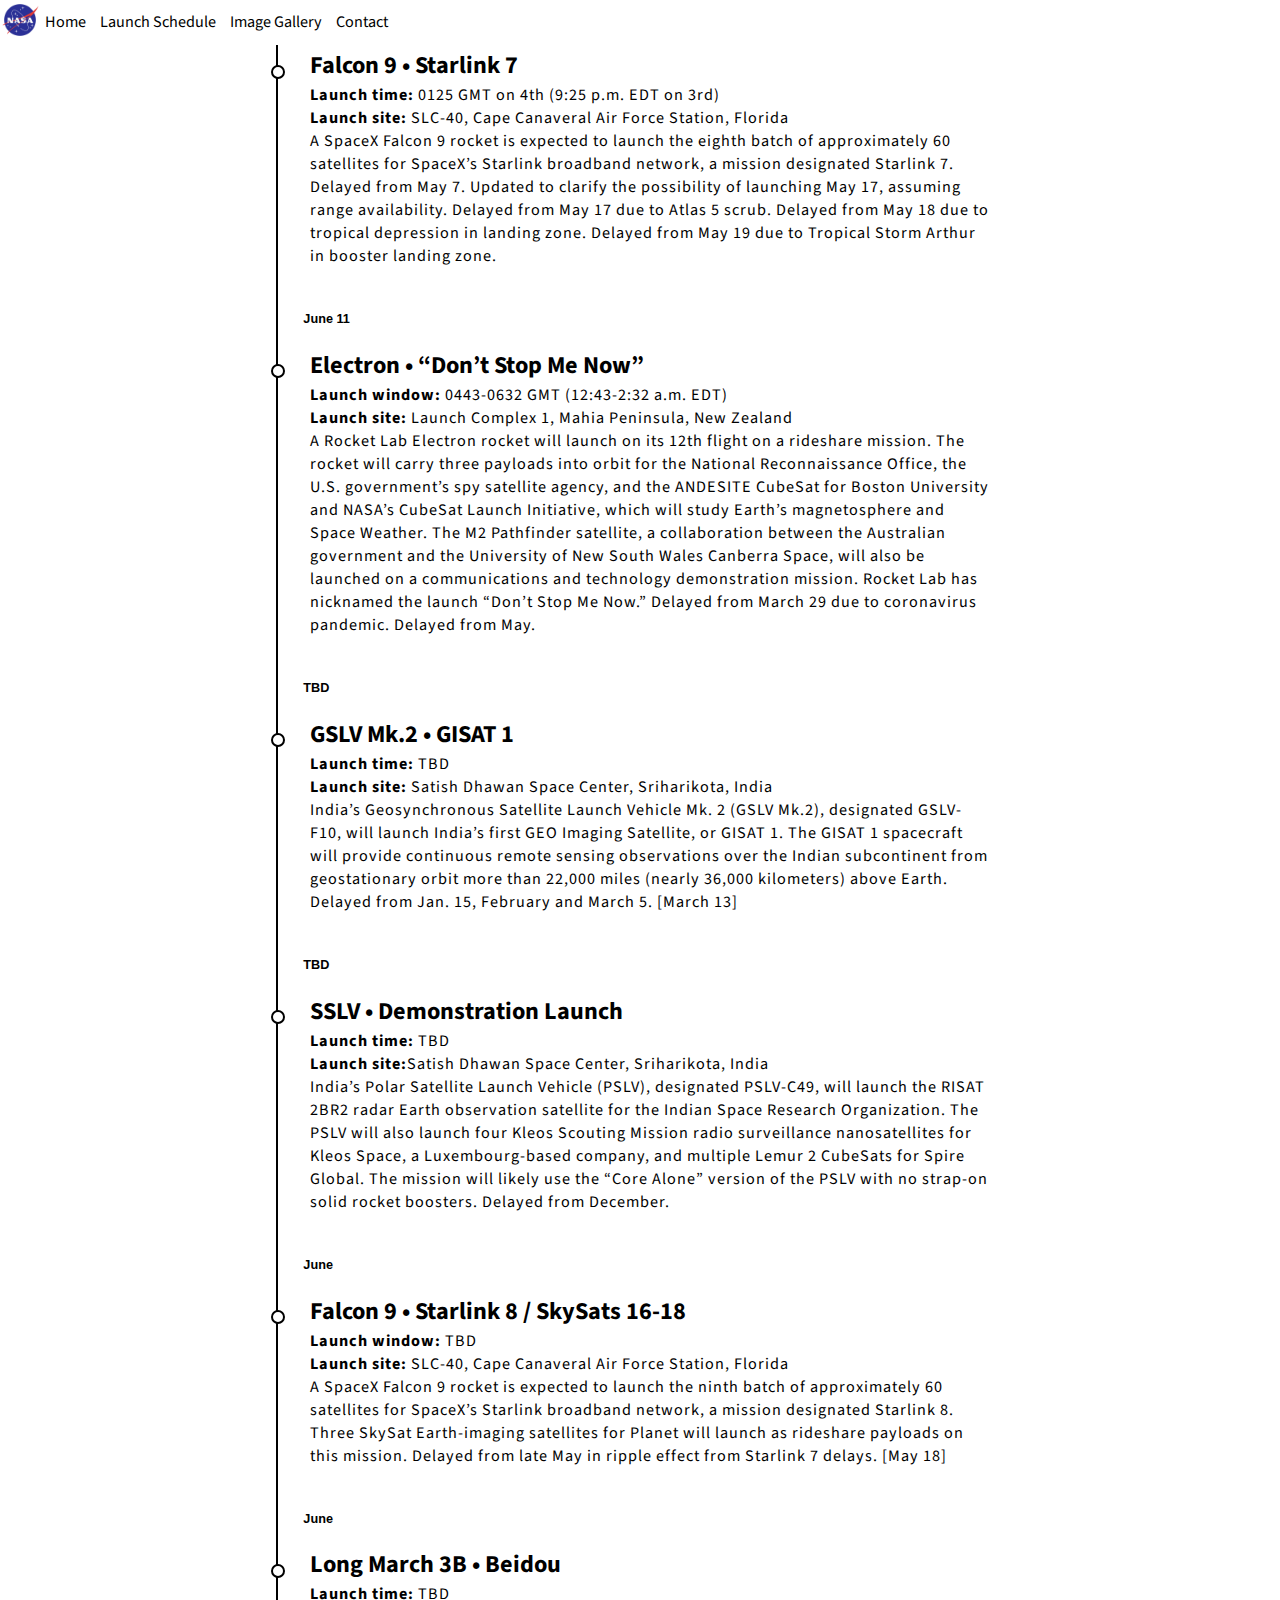
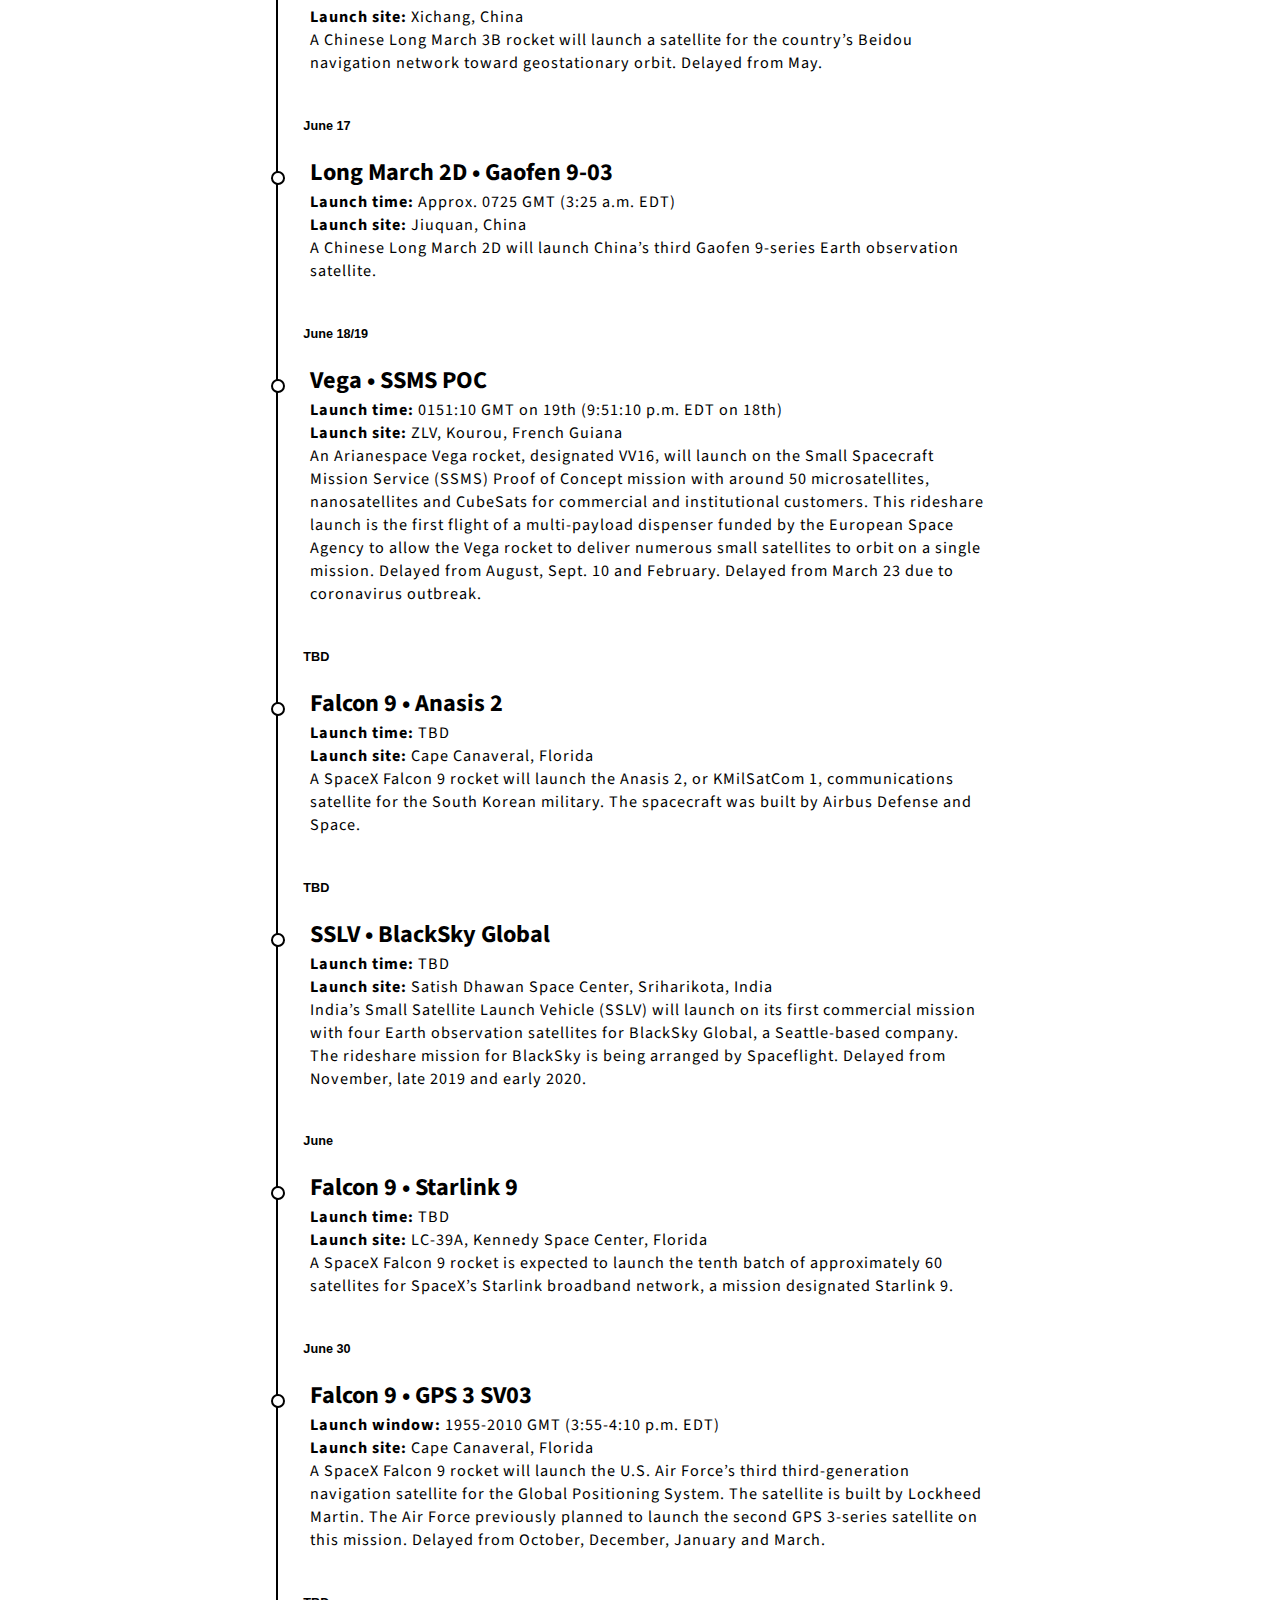
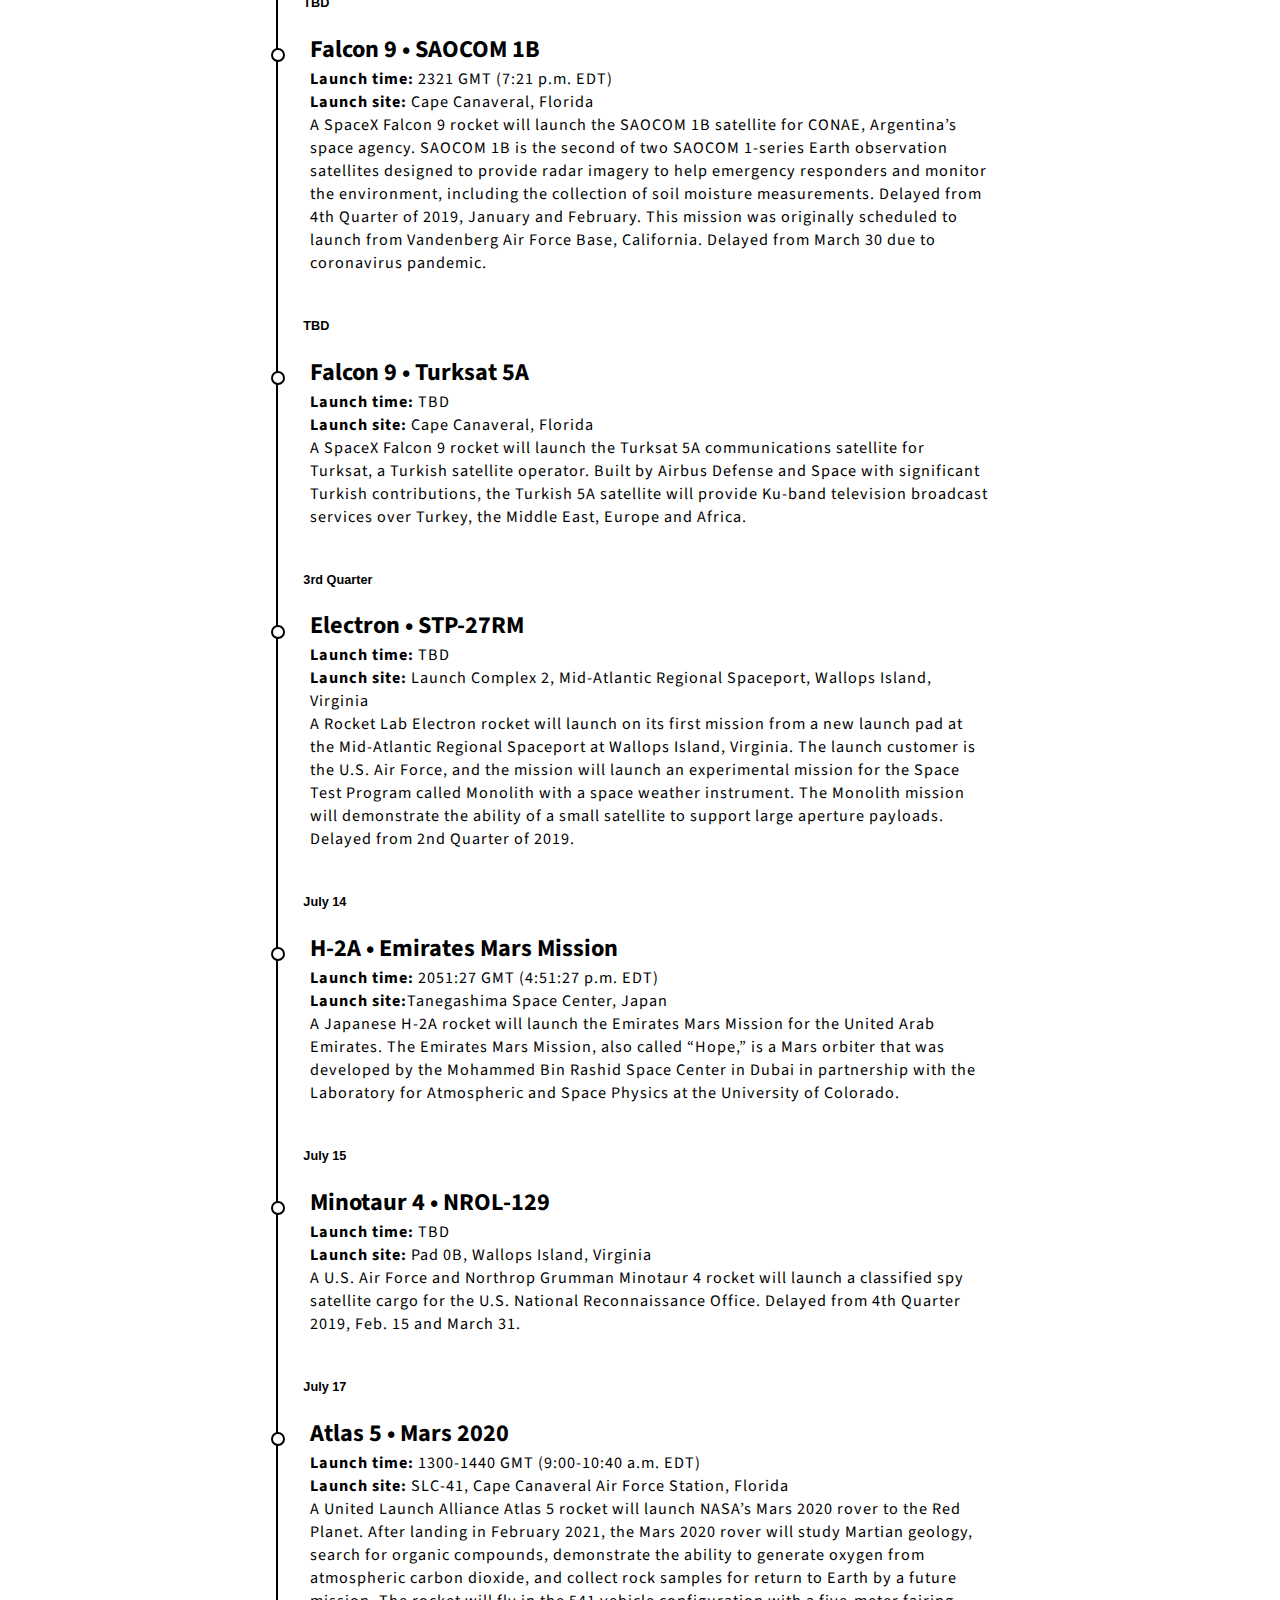
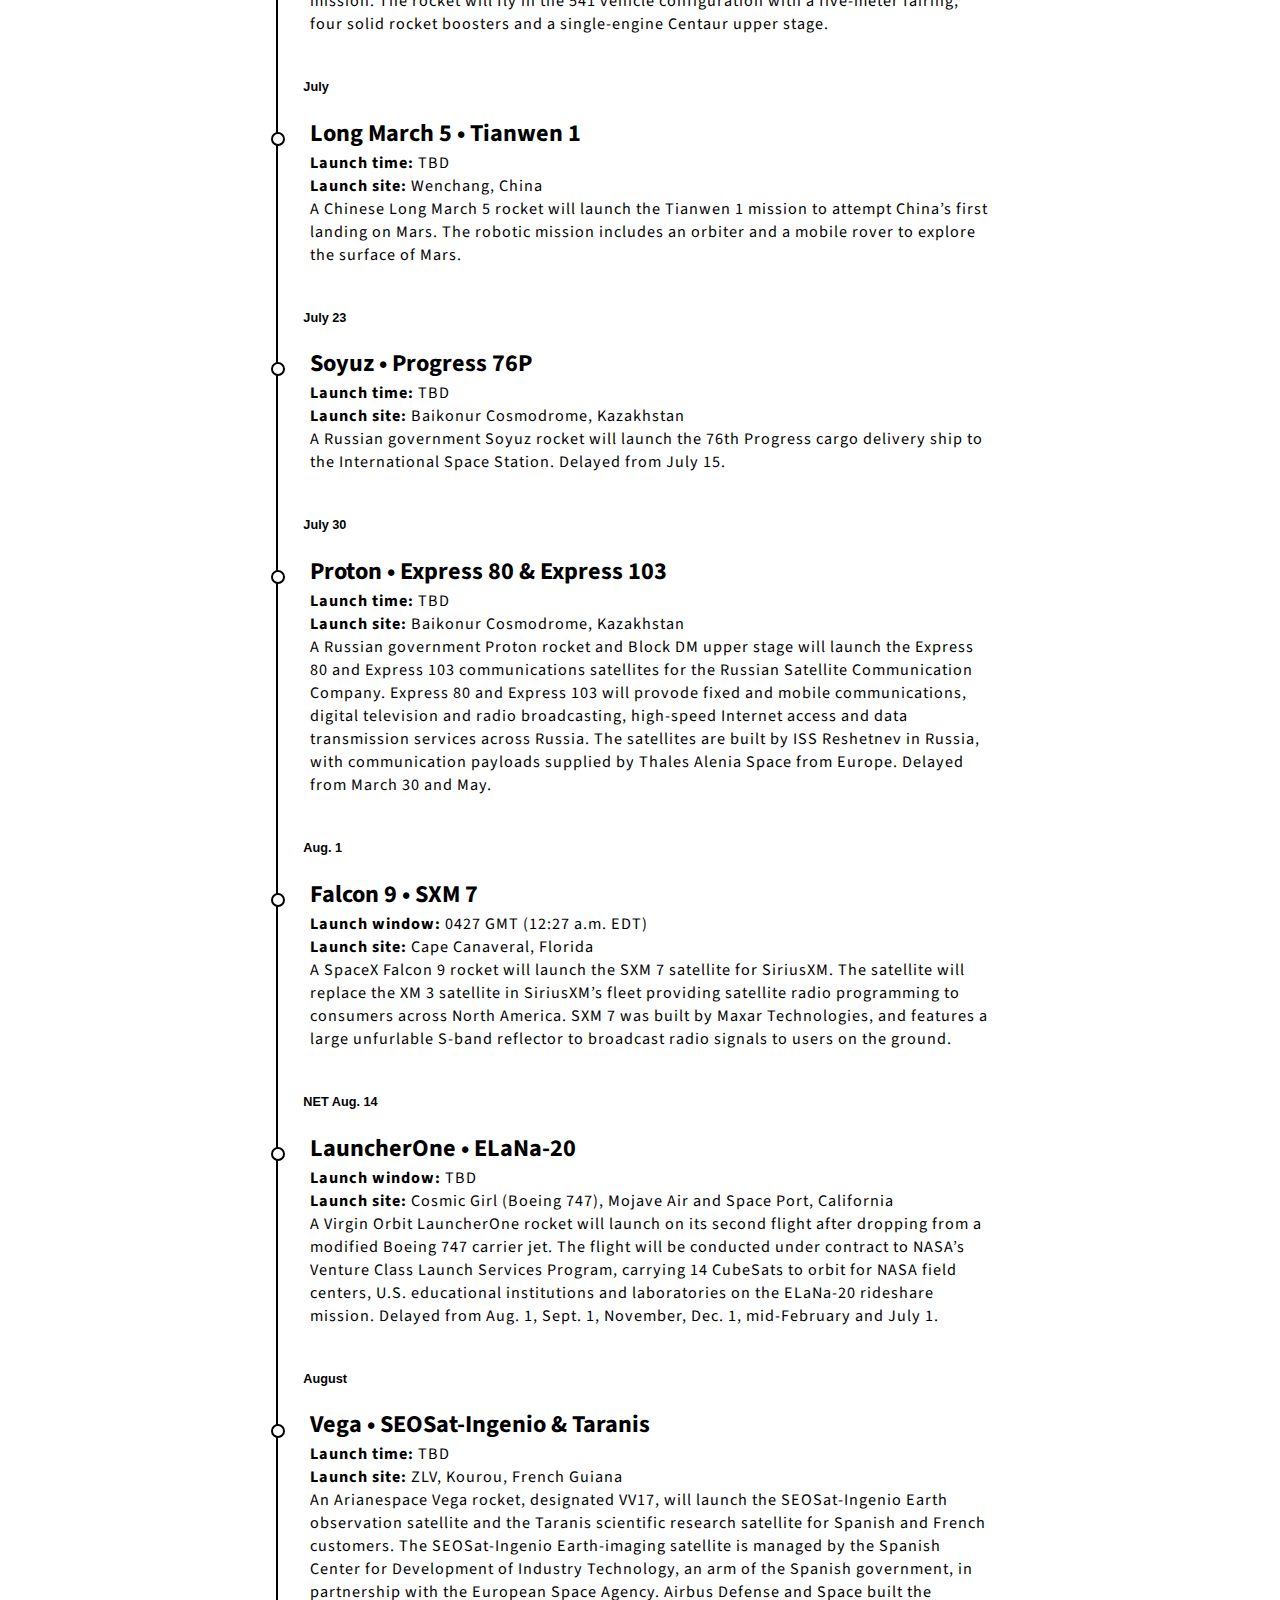
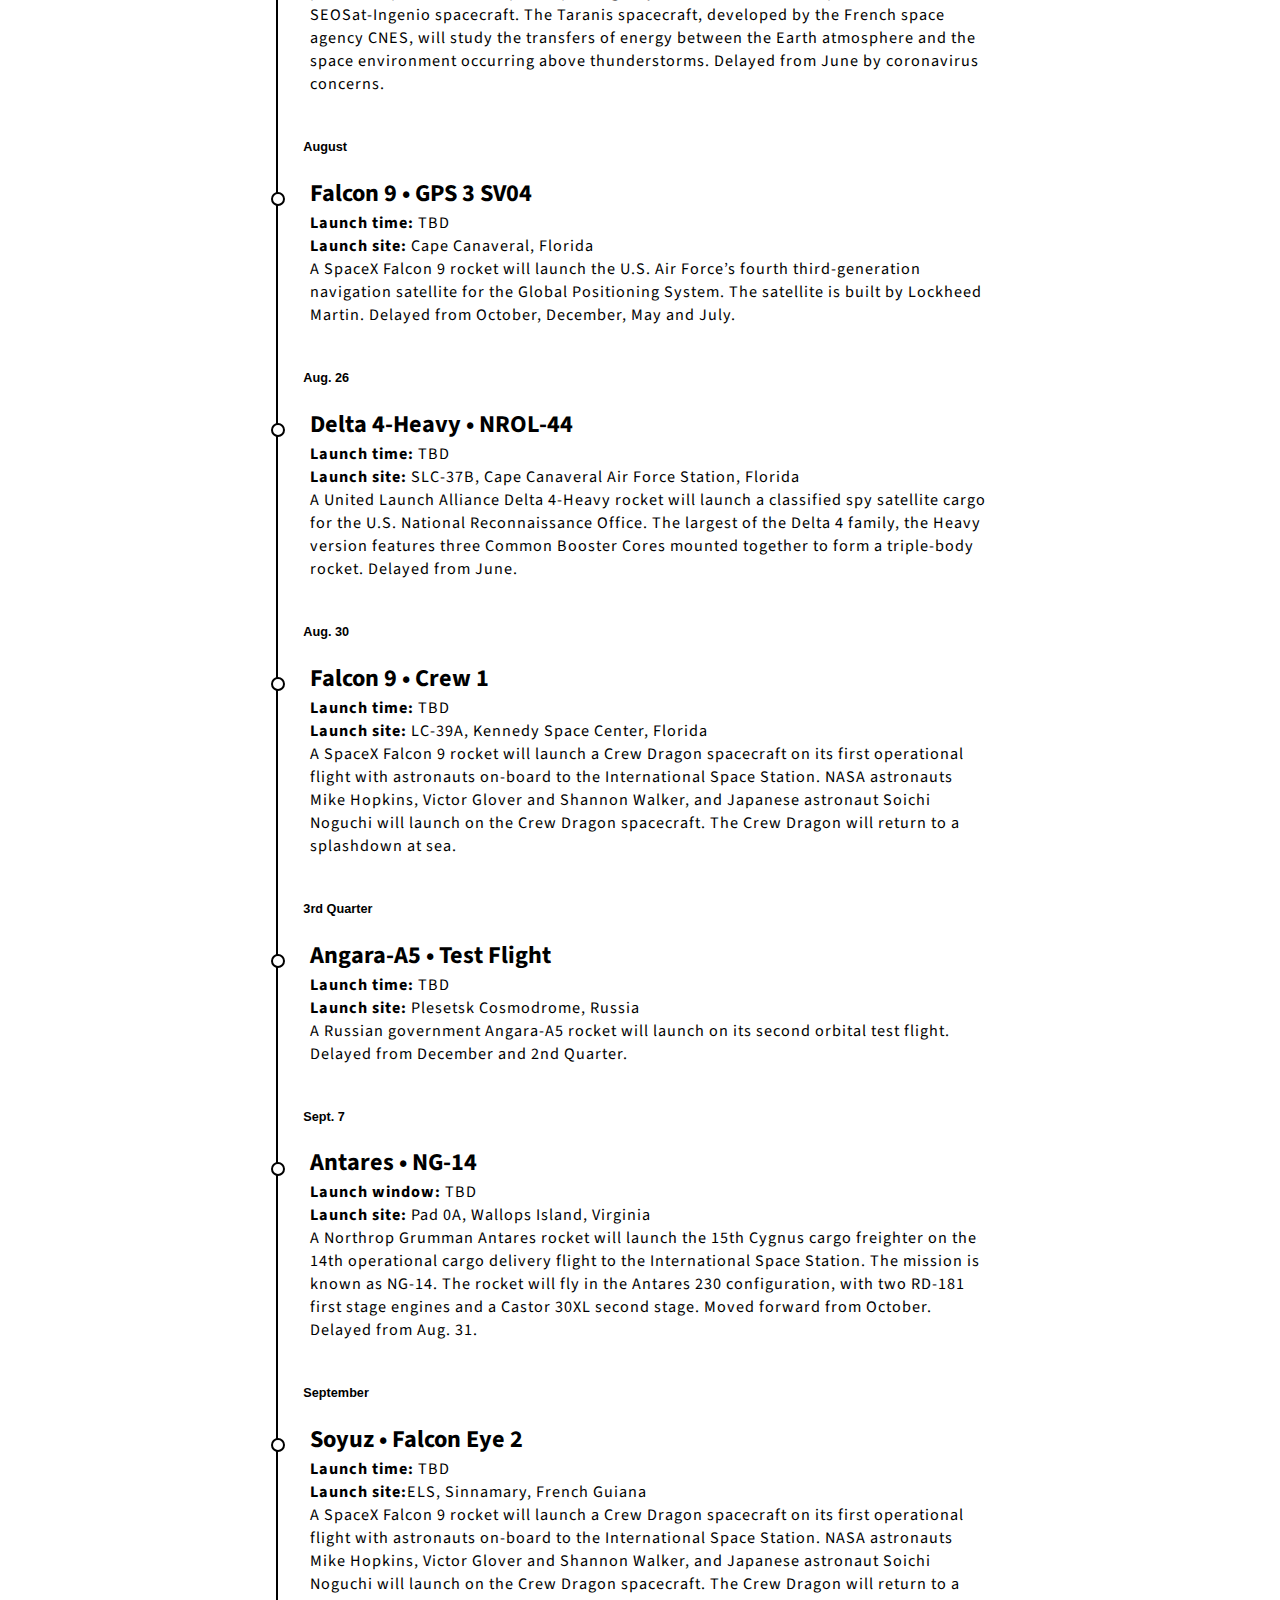
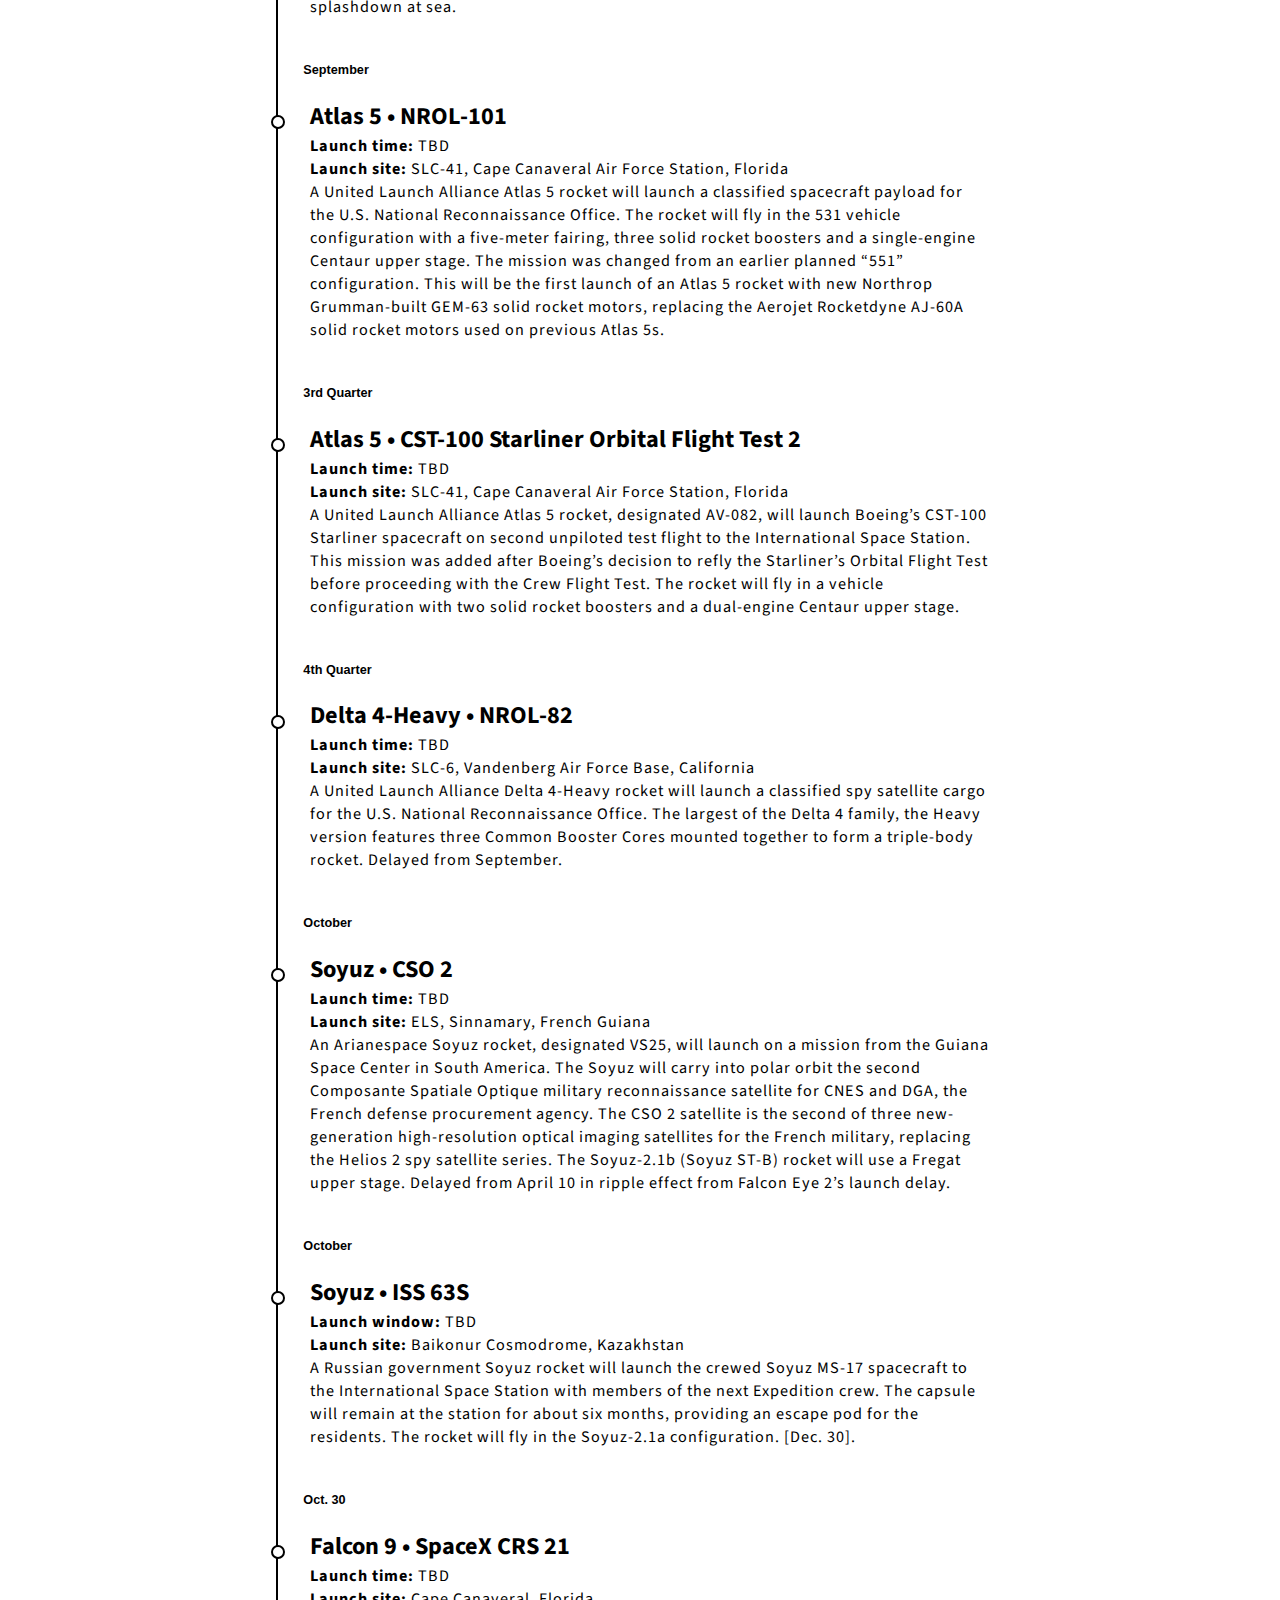
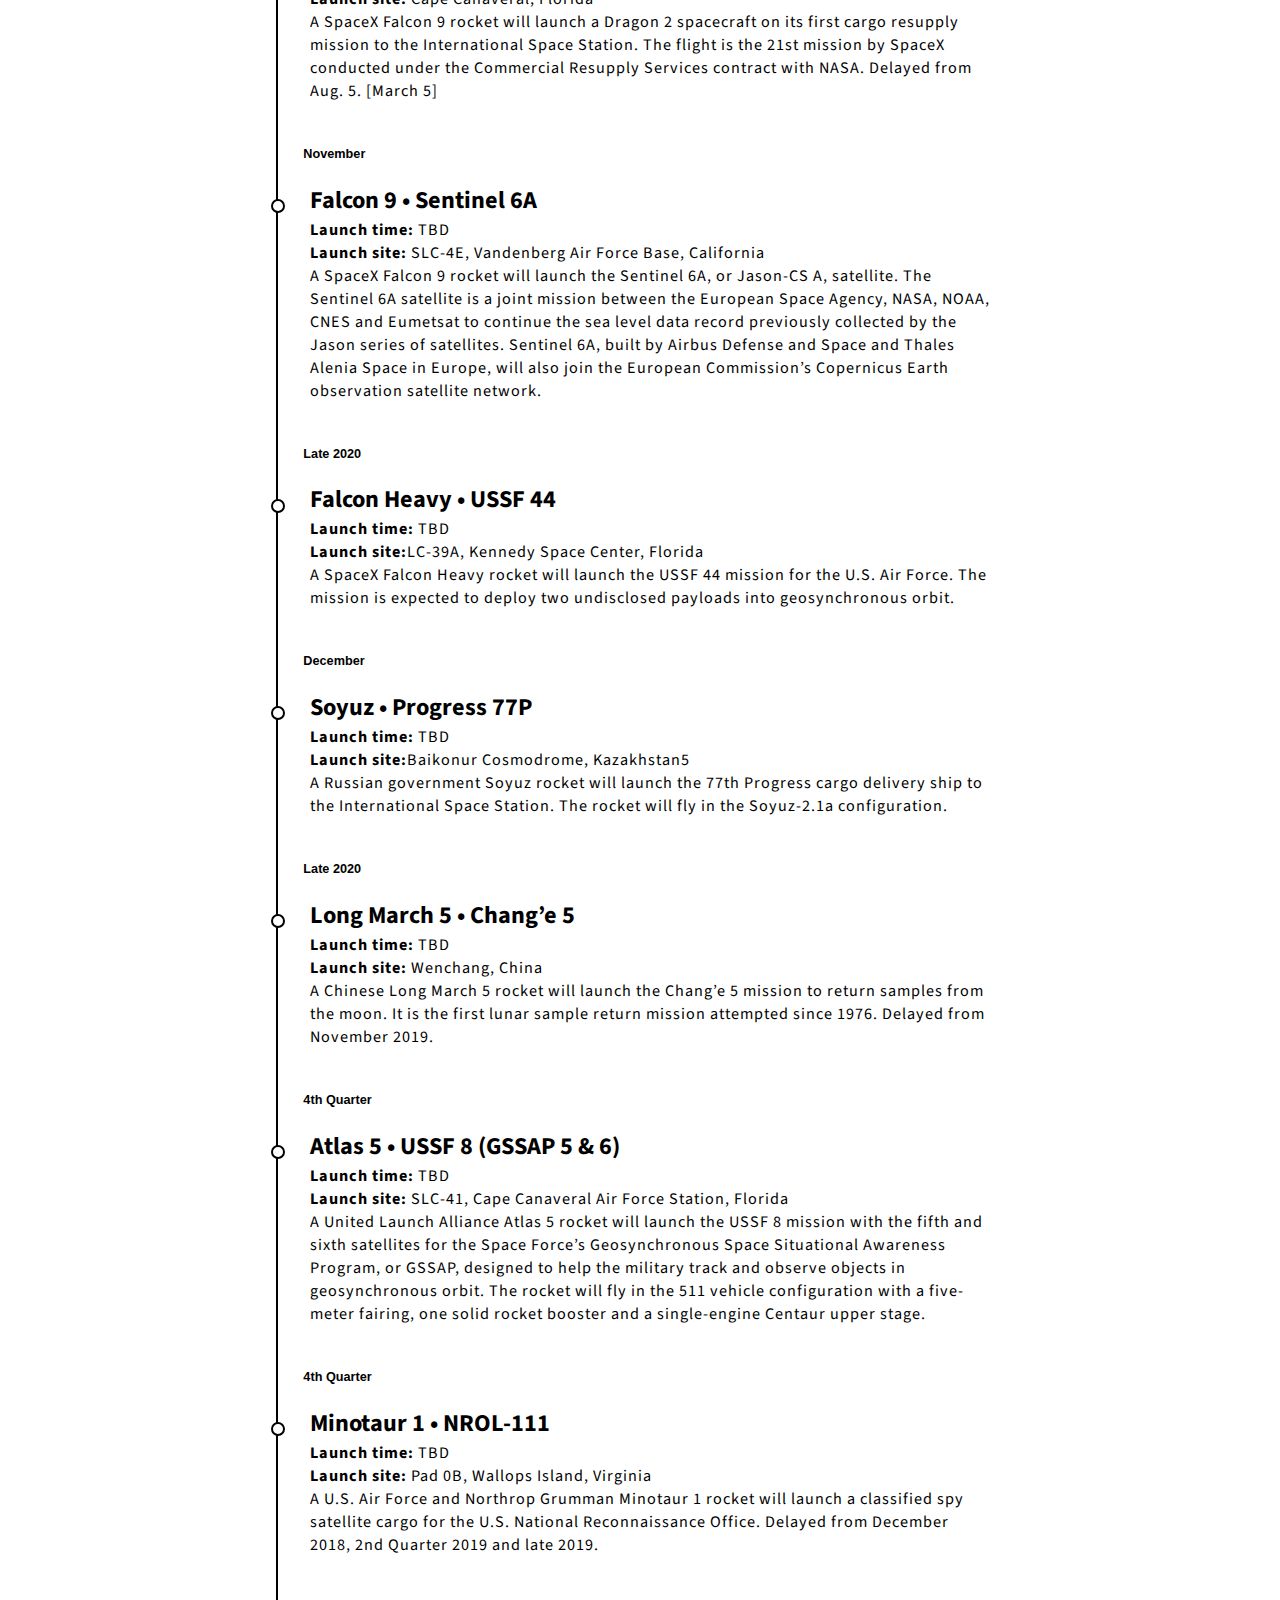
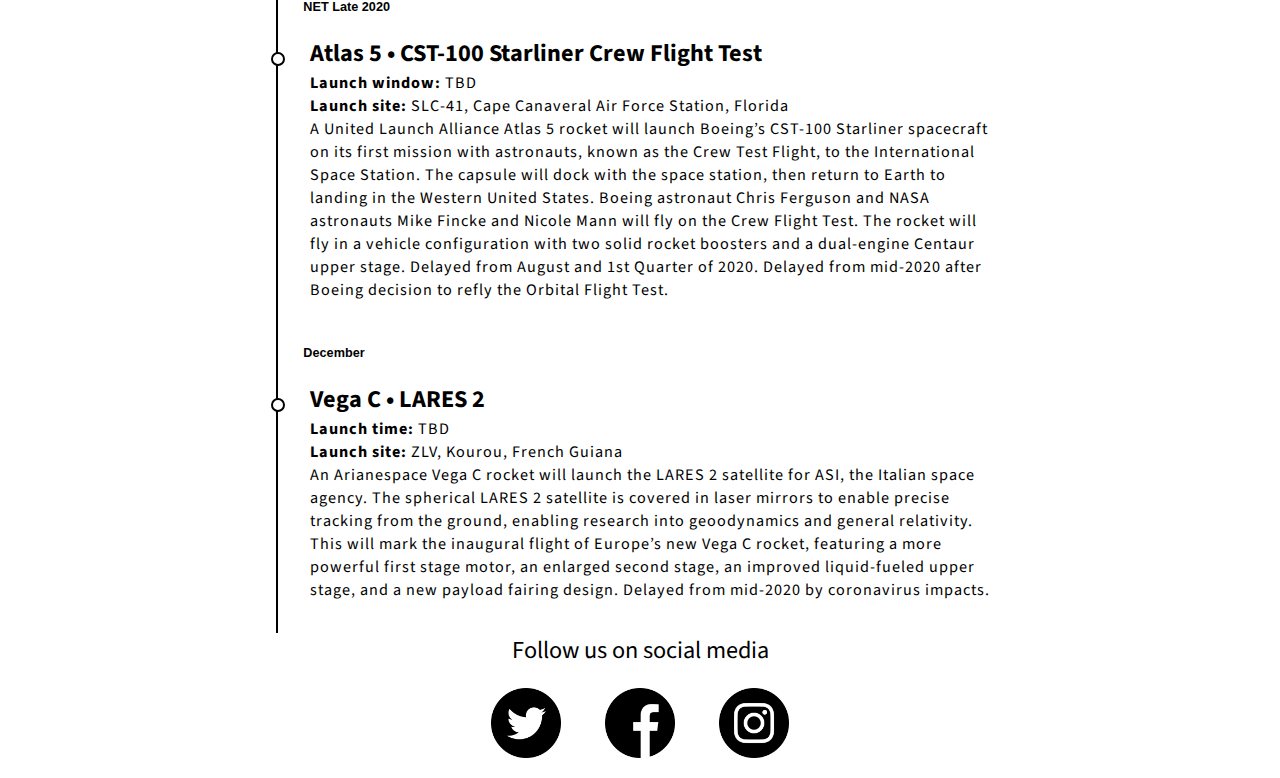
<file: ProjectExam/Code/launch_schedule.html>
<!DOCTYPE html>
<html>
  <head>
    <meta charset="utf-8" />
    <meta http-equiv="X-UA-Compatible" content="IE=edge" />
    <title>Launch Schedule</title>
    <meta name="author" content="Ole Daland" />
    <meta name="keywords" content="Artemis, Nasa" />
    <meta name="viewport" content="width=device-width, initial-scale=1.0" />
    <meta
      name="description"
      content="Artemis is the name of NASA's program to return astronauts to the lunar surface by 2024. We are going forward to the Moon to stay."
    />
    <link
      rel="stylesheet"
      type="text/css"
      media="screen"
      href="/ProjectExam/Code/css/master.css"
    />
    <link
      rel="shortcut icon"
      type="image/x-icon"
      href="/ProjectExam/Code/pictures/favicon-32x32.png"
    />
    <link
      href="https://fonts.googleapis.com/css2?family=Source+Sans+Pro:ital,wght@0,200;0,300;0,400;0,600;0,700;0,900;1,200;1,300;1,400;1,600;1,700;1,900&display=swap"
      rel="stylesheet"
    />
  </head>
  <body>
    <nav class="navbar">
      <ul>
        <img
          class="nasaIcon"
          src="/ProjectExam/Code/pictures/nasa_icon.png"
          alt="Nasa Icon"
        />
        <li><a class="li" href="index.html">Home</a></li>
        <li>
          <a class="active li" href="launch_schedule.html">Launch Schedule</a>
        </li>
        <li><a class="li" href="imgGallery.html">Image Gallery</a></li>
        <li><a class="li" href="contact.html">Contact</a></li>
      </ul>
    </nav>
    <main>
      <div class="container">
        <div class="timeline-item" date-is="June 3/4">
          <h2>
            Falcon 9 • Starlink 7
          </h2>
          <p>
            <strong>Launch time:</strong> 0125 GMT on 4th (9:25 p.m. EDT on 3rd)
          </p>
          <p>
            <strong>Launch site:</strong> SLC-40, Cape Canaveral Air Force
            Station, Florida
          </p>
          <p>
            A SpaceX Falcon 9 rocket is expected to launch the eighth batch of
            approximately 60 satellites for SpaceX’s Starlink broadband network,
            a mission designated Starlink 7. Delayed from May 7. Updated to
            clarify the possibility of launching May 17, assuming range
            availability. Delayed from May 17 due to Atlas 5 scrub. Delayed from
            May 18 due to tropical depression in landing zone. Delayed from May
            19 due to Tropical Storm Arthur in booster landing zone.
          </p>
        </div>

        <div class="timeline-item" date-is="June 11">
          <h2>
            Electron • “Don’t Stop Me Now”
          </h2>
          <p>
            <strong>Launch window:</strong> 0443-0632 GMT (12:43-2:32 a.m. EDT)
          </p>
          <p>
            <strong>Launch site:</strong> Launch Complex 1, Mahia Peninsula, New
            Zealand
          </p>
          <p>
            A Rocket Lab Electron rocket will launch on its 12th flight on a
            rideshare mission. The rocket will carry three payloads into orbit
            for the National Reconnaissance Office, the U.S. government’s spy
            satellite agency, and the ANDESITE CubeSat for Boston University and
            NASA’s CubeSat Launch Initiative, which will study Earth’s
            magnetosphere and Space Weather. The M2 Pathfinder satellite, a
            collaboration between the Australian government and the University
            of New South Wales Canberra Space, will also be launched on a
            communications and technology demonstration mission. Rocket Lab has
            nicknamed the launch “Don’t Stop Me Now.” Delayed from March 29 due
            to coronavirus pandemic. Delayed from May.
          </p>
        </div>
        <div class="timeline-item" date-is="TBD">
          <h2>
            GSLV Mk.2 • GISAT 1
          </h2>
          <p><strong>Launch time:</strong> TBD</p>
          <p>
            <strong>Launch site:</strong> Satish Dhawan Space Center,
            Sriharikota, India
          </p>
          <p>
            India’s Geosynchronous Satellite Launch Vehicle Mk. 2 (GSLV Mk.2),
            designated GSLV-F10, will launch India’s first GEO Imaging
            Satellite, or GISAT 1. The GISAT 1 spacecraft will provide
            continuous remote sensing observations over the Indian subcontinent
            from geostationary orbit more than 22,000 miles (nearly 36,000
            kilometers) above Earth. Delayed from Jan. 15, February and March 5.
            [March 13]
          </p>
        </div>
        <div class="timeline-item" date-is="TBD">
          <h2>
            SSLV • Demonstration Launch
          </h2>
          <p><strong>Launch time:</strong> TBD</p>
          <p>
            <strong>Launch site:</strong>Satish Dhawan Space Center,
            Sriharikota, India
          </p>
          <p>
            India’s Polar Satellite Launch Vehicle (PSLV), designated PSLV-C49,
            will launch the RISAT 2BR2 radar Earth observation satellite for the
            Indian Space Research Organization. The PSLV will also launch four
            Kleos Scouting Mission radio surveillance nanosatellites for Kleos
            Space, a Luxembourg-based company, and multiple Lemur 2 CubeSats for
            Spire Global. The mission will likely use the “Core Alone” version
            of the PSLV with no strap-on solid rocket boosters. Delayed from
            December.
          </p>
        </div>
        <div class="timeline-item" date-is="June">
          <h2>
            Falcon 9 • Starlink 8 / SkySats 16-18
          </h2>
          <p><strong>Launch window:</strong> TBD</p>
          <p>
            <strong>Launch site:</strong> SLC-40, Cape Canaveral Air Force
            Station, Florida
          </p>
          <p>
            A SpaceX Falcon 9 rocket is expected to launch the ninth batch of
            approximately 60 satellites for SpaceX’s Starlink broadband network,
            a mission designated Starlink 8. Three SkySat Earth-imaging
            satellites for Planet will launch as rideshare payloads on this
            mission. Delayed from late May in ripple effect from Starlink 7
            delays. [May 18]
          </p>
        </div>
        <div class="timeline-item" date-is="June">
          <h2>
            Long March 3B • Beidou
          </h2>
          <p><strong>Launch time:</strong> TBD</p>
          <p><strong>Launch site:</strong> Xichang, China</p>
          <p>
            A Chinese Long March 3B rocket will launch a satellite for the
            country’s Beidou navigation network toward geostationary orbit.
            Delayed from May.
          </p>
        </div>
        <div class="timeline-item" date-is="June 17">
          <h2>
            Long March 2D • Gaofen 9-03
          </h2>
          <p><strong>Launch time:</strong> Approx. 0725 GMT (3:25 a.m. EDT)</p>
          <p><strong>Launch site:</strong> Jiuquan, China</p>
          <p>
            A Chinese Long March 2D will launch China’s third Gaofen 9-series
            Earth observation satellite.
          </p>
        </div>
        <div class="timeline-item" date-is="June 18/19">
          <h2>
            Vega • SSMS POC
          </h2>
          <p>
            <strong>Launch time:</strong> 0151:10 GMT on 19th (9:51:10 p.m. EDT
            on 18th)
          </p>
          <p><strong>Launch site:</strong> ZLV, Kourou, French Guiana</p>
          <p>
            An Arianespace Vega rocket, designated VV16, will launch on the
            Small Spacecraft Mission Service (SSMS) Proof of Concept mission
            with around 50 microsatellites, nanosatellites and CubeSats for
            commercial and institutional customers. This rideshare launch is the
            first flight of a multi-payload dispenser funded by the European
            Space Agency to allow the Vega rocket to deliver numerous small
            satellites to orbit on a single mission. Delayed from August, Sept.
            10 and February. Delayed from March 23 due to coronavirus outbreak.
          </p>
        </div>
        <div class="timeline-item" date-is="TBD">
          <h2>
            Falcon 9 • Anasis 2
          </h2>
          <p><strong>Launch time:</strong> TBD</p>
          <p><strong>Launch site:</strong> Cape Canaveral, Florida</p>
          <p>
            A SpaceX Falcon 9 rocket will launch the Anasis 2, or KMilSatCom 1,
            communications satellite for the South Korean military. The
            spacecraft was built by Airbus Defense and Space.
          </p>
        </div>
        <div class="timeline-item" date-is="TBD">
          <h2>
            SSLV • BlackSky Global
          </h2>
          <p><strong>Launch time:</strong> TBD</p>
          <p>
            <strong>Launch site:</strong> Satish Dhawan Space Center,
            Sriharikota, India
          </p>
          <p>
            India’s Small Satellite Launch Vehicle (SSLV) will launch on its
            first commercial mission with four Earth observation satellites for
            BlackSky Global, a Seattle-based company. The rideshare mission for
            BlackSky is being arranged by Spaceflight. Delayed from November,
            late 2019 and early 2020.
          </p>
        </div>
        <div class="timeline-item" date-is="June">
          <h2>
            Falcon 9 • Starlink 9
          </h2>
          <p><strong>Launch time:</strong> TBD</p>
          <p>
            <strong>Launch site:</strong> LC-39A, Kennedy Space Center, Florida
          </p>
          <p>
            A SpaceX Falcon 9 rocket is expected to launch the tenth batch of
            approximately 60 satellites for SpaceX’s Starlink broadband network,
            a mission designated Starlink 9.
          </p>
        </div>
        <div class="timeline-item" date-is="June 30">
          <h2>
            Falcon 9 • GPS 3 SV03
          </h2>
          <p>
            <strong>Launch window:</strong> 1955-2010 GMT (3:55-4:10 p.m. EDT)
          </p>
          <p><strong>Launch site:</strong> Cape Canaveral, Florida</p>
          <p>
            A SpaceX Falcon 9 rocket will launch the U.S. Air Force’s third
            third-generation navigation satellite for the Global Positioning
            System. The satellite is built by Lockheed Martin. The Air Force
            previously planned to launch the second GPS 3-series satellite on
            this mission. Delayed from October, December, January and March.
          </p>
        </div>
        <div class="timeline-item" date-is="TBD">
          <h2>
            Falcon 9 • SAOCOM 1B
          </h2>
          <p><strong>Launch time:</strong> 2321 GMT (7:21 p.m. EDT)</p>
          <p><strong>Launch site:</strong> Cape Canaveral, Florida</p>
          <p>
            A SpaceX Falcon 9 rocket will launch the SAOCOM 1B satellite for
            CONAE, Argentina’s space agency. SAOCOM 1B is the second of two
            SAOCOM 1-series Earth observation satellites designed to provide
            radar imagery to help emergency responders and monitor the
            environment, including the collection of soil moisture measurements.
            Delayed from 4th Quarter of 2019, January and February. This mission
            was originally scheduled to launch from Vandenberg Air Force Base,
            California. Delayed from March 30 due to coronavirus pandemic.
          </p>
        </div>
        <div class="timeline-item" date-is="TBD">
          <h2>
            Falcon 9 • Turksat 5A
          </h2>
          <p><strong>Launch time:</strong> TBD</p>
          <p><strong>Launch site:</strong> Cape Canaveral, Florida</p>
          <p>
            A SpaceX Falcon 9 rocket will launch the Turksat 5A communications
            satellite for Turksat, a Turkish satellite operator. Built by Airbus
            Defense and Space with significant Turkish contributions, the
            Turkish 5A satellite will provide Ku-band television broadcast
            services over Turkey, the Middle East, Europe and Africa.
          </p>
        </div>
        <div class="timeline-item" date-is="3rd Quarter">
          <h2>
            Electron • STP-27RM
          </h2>
          <p><strong>Launch time:</strong> TBD</p>
          <p>
            <strong>Launch site:</strong> Launch Complex 2, Mid-Atlantic
            Regional Spaceport, Wallops Island, Virginia
          </p>
          <p>
            A Rocket Lab Electron rocket will launch on its first mission from a
            new launch pad at the Mid-Atlantic Regional Spaceport at Wallops
            Island, Virginia. The launch customer is the U.S. Air Force, and the
            mission will launch an experimental mission for the Space Test
            Program called Monolith with a space weather instrument. The
            Monolith mission will demonstrate the ability of a small satellite
            to support large aperture payloads. Delayed from 2nd Quarter of
            2019.
          </p>
        </div>
        <div class="timeline-item" date-is="July 14">
          <h2>
            H-2A • Emirates Mars Mission
          </h2>
          <p><strong>Launch time:</strong> 2051:27 GMT (4:51:27 p.m. EDT)</p>
          <p><strong>Launch site:</strong>Tanegashima Space Center, Japan</p>
          <p>
            A Japanese H-2A rocket will launch the Emirates Mars Mission for the
            United Arab Emirates. The Emirates Mars Mission, also called “Hope,”
            is a Mars orbiter that was developed by the Mohammed Bin Rashid
            Space Center in Dubai in partnership with the Laboratory for
            Atmospheric and Space Physics at the University of Colorado.
          </p>
        </div>
        <div class="timeline-item" date-is="July 15">
          <h2>
            Minotaur 4 • NROL-129
          </h2>
          <p><strong>Launch time:</strong> TBD</p>
          <p><strong>Launch site:</strong> Pad 0B, Wallops Island, Virginia</p>
          <p>
            A U.S. Air Force and Northrop Grumman Minotaur 4 rocket will launch
            a classified spy satellite cargo for the U.S. National
            Reconnaissance Office. Delayed from 4th Quarter 2019, Feb. 15 and
            March 31.
          </p>
        </div>
        <div class="timeline-item" date-is="July 17">
          <h2>
            Atlas 5 • Mars 2020
          </h2>
          <p>
            <strong>Launch time:</strong> 1300-1440 GMT (9:00-10:40 a.m. EDT)
          </p>
          <p>
            <strong>Launch site:</strong> SLC-41, Cape Canaveral Air Force
            Station, Florida
          </p>
          <p>
            A United Launch Alliance Atlas 5 rocket will launch NASA’s Mars 2020
            rover to the Red Planet. After landing in February 2021, the Mars
            2020 rover will study Martian geology, search for organic compounds,
            demonstrate the ability to generate oxygen from atmospheric carbon
            dioxide, and collect rock samples for return to Earth by a future
            mission. The rocket will fly in the 541 vehicle configuration with a
            five-meter fairing, four solid rocket boosters and a single-engine
            Centaur upper stage.
          </p>
        </div>
        <div class="timeline-item" date-is="July">
          <h2>
            Long March 5 • Tianwen 1
          </h2>
          <p><strong>Launch time:</strong> TBD</p>
          <p><strong>Launch site:</strong> Wenchang, China</p>
          <p>
            A Chinese Long March 5 rocket will launch the Tianwen 1 mission to
            attempt China’s first landing on Mars. The robotic mission includes
            an orbiter and a mobile rover to explore the surface of Mars.
          </p>
        </div>
        <div class="timeline-item" date-is="July 23">
          <h2>
            Soyuz • Progress 76P
          </h2>
          <p><strong>Launch time:</strong> TBD</p>
          <p><strong>Launch site:</strong> Baikonur Cosmodrome, Kazakhstan</p>
          <p>
            A Russian government Soyuz rocket will launch the 76th Progress
            cargo delivery ship to the International Space Station. Delayed from
            July 15.
          </p>
        </div>
        <div class="timeline-item" date-is="July 30">
          <h2>
            Proton • Express 80 & Express 103
          </h2>
          <p><strong>Launch time:</strong> TBD</p>
          <p><strong>Launch site:</strong> Baikonur Cosmodrome, Kazakhstan</p>
          <p>
            A Russian government Proton rocket and Block DM upper stage will
            launch the Express 80 and Express 103 communications satellites for
            the Russian Satellite Communication Company. Express 80 and Express
            103 will provode fixed and mobile communications, digital television
            and radio broadcasting, high-speed Internet access and data
            transmission services across Russia. The satellites are built by ISS
            Reshetnev in Russia, with communication payloads supplied by Thales
            Alenia Space from Europe. Delayed from March 30 and May.
          </p>
        </div>
        <div class="timeline-item" date-is="Aug. 1">
          <h2>
            Falcon 9 • SXM 7
          </h2>
          <p><strong>Launch window:</strong> 0427 GMT (12:27 a.m. EDT)</p>
          <p><strong>Launch site:</strong> Cape Canaveral, Florida</p>
          <p>
            A SpaceX Falcon 9 rocket will launch the SXM 7 satellite for
            SiriusXM. The satellite will replace the XM 3 satellite in
            SiriusXM’s fleet providing satellite radio programming to consumers
            across North America. SXM 7 was built by Maxar Technologies, and
            features a large unfurlable S-band reflector to broadcast radio
            signals to users on the ground.
          </p>
        </div>
        <div class="timeline-item" date-is="NET Aug. 14">
          <h2>
            LauncherOne • ELaNa-20
          </h2>
          <p><strong>Launch window:</strong> TBD</p>
          <p>
            <strong>Launch site:</strong> Cosmic Girl (Boeing 747), Mojave Air
            and Space Port, California
          </p>
          <p>
            A Virgin Orbit LauncherOne rocket will launch on its second flight
            after dropping from a modified Boeing 747 carrier jet. The flight
            will be conducted under contract to NASA’s Venture Class Launch
            Services Program, carrying 14 CubeSats to orbit for NASA field
            centers, U.S. educational institutions and laboratories on the
            ELaNa-20 rideshare mission. Delayed from Aug. 1, Sept. 1, November,
            Dec. 1, mid-February and July 1.
          </p>
        </div>
        <div class="timeline-item" date-is="August">
          <h2>
            Vega • SEOSat-Ingenio & Taranis
          </h2>
          <p><strong>Launch time:</strong> TBD</p>
          <p><strong>Launch site:</strong> ZLV, Kourou, French Guiana</p>
          <p>
            An Arianespace Vega rocket, designated VV17, will launch the
            SEOSat-Ingenio Earth observation satellite and the Taranis
            scientific research satellite for Spanish and French customers. The
            SEOSat-Ingenio Earth-imaging satellite is managed by the Spanish
            Center for Development of Industry Technology, an arm of the Spanish
            government, in partnership with the European Space Agency. Airbus
            Defense and Space built the SEOSat-Ingenio spacecraft. The Taranis
            spacecraft, developed by the French space agency CNES, will study
            the transfers of energy between the Earth atmosphere and the space
            environment occurring above thunderstorms. Delayed from June by
            coronavirus concerns.
          </p>
        </div>
        <div class="timeline-item" date-is="August">
          <h2>
            Falcon 9 • GPS 3 SV04
          </h2>
          <p><strong>Launch time:</strong> TBD</p>
          <p><strong>Launch site:</strong> Cape Canaveral, Florida</p>
          <p>
            A SpaceX Falcon 9 rocket will launch the U.S. Air Force’s fourth
            third-generation navigation satellite for the Global Positioning
            System. The satellite is built by Lockheed Martin. Delayed from
            October, December, May and July.
          </p>
        </div>
        <div class="timeline-item" date-is="Aug. 26">
          <h2>
            Delta 4-Heavy • NROL-44
          </h2>
          <p><strong>Launch time:</strong> TBD</p>
          <p>
            <strong>Launch site:</strong> SLC-37B, Cape Canaveral Air Force
            Station, Florida
          </p>
          <p>
            A United Launch Alliance Delta 4-Heavy rocket will launch a
            classified spy satellite cargo for the U.S. National Reconnaissance
            Office. The largest of the Delta 4 family, the Heavy version
            features three Common Booster Cores mounted together to form a
            triple-body rocket. Delayed from June.
          </p>
        </div>
        <div class="timeline-item" date-is="Aug. 30">
          <h2>
            Falcon 9 • Crew 1
          </h2>
          <p><strong>Launch time:</strong> TBD</p>
          <p>
            <strong>Launch site:</strong> LC-39A, Kennedy Space Center, Florida
          </p>
          <p>
            A SpaceX Falcon 9 rocket will launch a Crew Dragon spacecraft on its
            first operational flight with astronauts on-board to the
            International Space Station. NASA astronauts Mike Hopkins, Victor
            Glover and Shannon Walker, and Japanese astronaut Soichi Noguchi
            will launch on the Crew Dragon spacecraft. The Crew Dragon will
            return to a splashdown at sea.
          </p>
        </div>
        <div class="timeline-item" date-is="3rd Quarter">
          <h2>
            Angara-A5 • Test Flight
          </h2>
          <p><strong>Launch time:</strong> TBD</p>
          <p><strong>Launch site:</strong> Plesetsk Cosmodrome, Russia</p>
          <p>
            A Russian government Angara-A5 rocket will launch on its second
            orbital test flight. Delayed from December and 2nd Quarter.
          </p>
        </div>
        <div class="timeline-item" date-is="Sept. 7">
          <h2>
            Antares • NG-14
          </h2>
          <p><strong>Launch window:</strong> TBD</p>
          <p><strong>Launch site:</strong> Pad 0A, Wallops Island, Virginia</p>

          <p>
            A Northrop Grumman Antares rocket will launch the 15th Cygnus cargo
            freighter on the 14th operational cargo delivery flight to the
            International Space Station. The mission is known as NG-14. The
            rocket will fly in the Antares 230 configuration, with two RD-181
            first stage engines and a Castor 30XL second stage. Moved forward
            from October. Delayed from Aug. 31.
          </p>
        </div>
        <div class="timeline-item" date-is="September">
          <h2>
            Soyuz • Falcon Eye 2
          </h2>
          <p><strong>Launch time:</strong> TBD</p>
          <p><strong>Launch site:</strong>ELS, Sinnamary, French Guiana</p>
          <p>
            A SpaceX Falcon 9 rocket will launch a Crew Dragon spacecraft on its
            first operational flight with astronauts on-board to the
            International Space Station. NASA astronauts Mike Hopkins, Victor
            Glover and Shannon Walker, and Japanese astronaut Soichi Noguchi
            will launch on the Crew Dragon spacecraft. The Crew Dragon will
            return to a splashdown at sea.
          </p>
        </div>
        <div class="timeline-item" date-is="September">
          <h2>
            Atlas 5 • NROL-101
          </h2>
          <p><strong>Launch time:</strong> TBD</p>
          <p>
            <strong>Launch site:</strong> SLC-41, Cape Canaveral Air Force
            Station, Florida
          </p>
          <p>
            A United Launch Alliance Atlas 5 rocket will launch a classified
            spacecraft payload for the U.S. National Reconnaissance Office. The
            rocket will fly in the 531 vehicle configuration with a five-meter
            fairing, three solid rocket boosters and a single-engine Centaur
            upper stage. The mission was changed from an earlier planned “551”
            configuration. This will be the first launch of an Atlas 5 rocket
            with new Northrop Grumman-built GEM-63 solid rocket motors,
            replacing the Aerojet Rocketdyne AJ-60A solid rocket motors used on
            previous Atlas 5s.
          </p>
        </div>
        <div class="timeline-item" date-is="3rd Quarter">
          <h2>
            Atlas 5 • CST-100 Starliner Orbital Flight Test 2
          </h2>
          <p><strong>Launch time:</strong> TBD</p>
          <p>
            <strong>Launch site:</strong> SLC-41, Cape Canaveral Air Force
            Station, Florida
          </p>
          <p>
            A United Launch Alliance Atlas 5 rocket, designated AV-082, will
            launch Boeing’s CST-100 Starliner spacecraft on second unpiloted
            test flight to the International Space Station. This mission was
            added after Boeing’s decision to refly the Starliner’s Orbital
            Flight Test before proceeding with the Crew Flight Test. The rocket
            will fly in a vehicle configuration with two solid rocket boosters
            and a dual-engine Centaur upper stage.
          </p>
        </div>
        <div class="timeline-item" date-is="4th Quarter">
          <h2>
            Delta 4-Heavy • NROL-82
          </h2>
          <p><strong>Launch time:</strong> TBD</p>
          <p>
            <strong>Launch site:</strong> SLC-6, Vandenberg Air Force Base,
            California
          </p>
          <p>
            A United Launch Alliance Delta 4-Heavy rocket will launch a
            classified spy satellite cargo for the U.S. National Reconnaissance
            Office. The largest of the Delta 4 family, the Heavy version
            features three Common Booster Cores mounted together to form a
            triple-body rocket. Delayed from September.
          </p>
        </div>
        <div class="timeline-item" date-is="October">
          <h2>
            Soyuz • CSO 2
          </h2>
          <p><strong>Launch time:</strong> TBD</p>
          <p><strong>Launch site:</strong> ELS, Sinnamary, French Guiana</p>
          <p>
            An Arianespace Soyuz rocket, designated VS25, will launch on a
            mission from the Guiana Space Center in South America. The Soyuz
            will carry into polar orbit the second Composante Spatiale Optique
            military reconnaissance satellite for CNES and DGA, the French
            defense procurement agency. The CSO 2 satellite is the second of
            three new-generation high-resolution optical imaging satellites for
            the French military, replacing the Helios 2 spy satellite series.
            The Soyuz-2.1b (Soyuz ST-B) rocket will use a Fregat upper stage.
            Delayed from April 10 in ripple effect from Falcon Eye 2’s launch
            delay.
          </p>
        </div>
        <div class="timeline-item" date-is="October">
          <h2>
            Soyuz • ISS 63S
          </h2>
          <p><strong>Launch window:</strong> TBD</p>
          <p><strong>Launch site:</strong> Baikonur Cosmodrome, Kazakhstan</p>
          <p>
            A Russian government Soyuz rocket will launch the crewed Soyuz MS-17
            spacecraft to the International Space Station with members of the
            next Expedition crew. The capsule will remain at the station for
            about six months, providing an escape pod for the residents. The
            rocket will fly in the Soyuz-2.1a configuration. [Dec. 30].
          </p>
        </div>
        <div class="timeline-item" date-is="Oct. 30">
          <h2>
            Falcon 9 • SpaceX CRS 21
          </h2>
          <p><strong>Launch time:</strong> TBD</p>
          <p><strong>Launch site:</strong> Cape Canaveral, Florida</p>
          <p>
            A SpaceX Falcon 9 rocket will launch a Dragon 2 spacecraft on its
            first cargo resupply mission to the International Space Station. The
            flight is the 21st mission by SpaceX conducted under the Commercial
            Resupply Services contract with NASA. Delayed from Aug. 5. [March 5]
          </p>
        </div>
        <div class="timeline-item" date-is="November">
          <h2>
            Falcon 9 • Sentinel 6A
          </h2>
          <p><strong>Launch time:</strong> TBD</p>
          <p>
            <strong>Launch site:</strong> SLC-4E, Vandenberg Air Force Base,
            California
          </p>
          <p>
            A SpaceX Falcon 9 rocket will launch the Sentinel 6A, or Jason-CS A,
            satellite. The Sentinel 6A satellite is a joint mission between the
            European Space Agency, NASA, NOAA, CNES and Eumetsat to continue the
            sea level data record previously collected by the Jason series of
            satellites. Sentinel 6A, built by Airbus Defense and Space and
            Thales Alenia Space in Europe, will also join the European
            Commission’s Copernicus Earth observation satellite network.
          </p>
        </div>
        <div class="timeline-item" date-is="Late 2020">
          <h2>
            Falcon Heavy • USSF 44
          </h2>
          <p><strong>Launch time:</strong> TBD</p>
          <p>
            <strong>Launch site:</strong>LC-39A, Kennedy Space Center, Florida
          </p>
          <p>
            A SpaceX Falcon Heavy rocket will launch the USSF 44 mission for the
            U.S. Air Force. The mission is expected to deploy two undisclosed
            payloads into geosynchronous orbit.
          </p>
        </div>
        <div class="timeline-item" date-is="December">
          <h2>
            Soyuz • Progress 77P
          </h2>
          <p><strong>Launch time:</strong> TBD</p>
          <p><strong>Launch site:</strong>Baikonur Cosmodrome, Kazakhstan5</p>
          <p>
            A Russian government Soyuz rocket will launch the 77th Progress
            cargo delivery ship to the International Space Station. The rocket
            will fly in the Soyuz-2.1a configuration.
          </p>
        </div>
        <div class="timeline-item" date-is="Late 2020">
          <h2>
            Long March 5 • Chang’e 5
          </h2>
          <p><strong>Launch time:</strong> TBD</p>
          <p><strong>Launch site:</strong> Wenchang, China</p>
          <p>
            A Chinese Long March 5 rocket will launch the Chang’e 5 mission to
            return samples from the moon. It is the first lunar sample return
            mission attempted since 1976. Delayed from November 2019.
          </p>
        </div>
        <div class="timeline-item" date-is="4th Quarter">
          <h2>
            Atlas 5 • USSF 8 (GSSAP 5 & 6)
          </h2>
          <p><strong>Launch time:</strong> TBD</p>
          <p>
            <strong>Launch site:</strong> SLC-41, Cape Canaveral Air Force
            Station, Florida
          </p>
          <p>
            A United Launch Alliance Atlas 5 rocket will launch the USSF 8
            mission with the fifth and sixth satellites for the Space Force’s
            Geosynchronous Space Situational Awareness Program, or GSSAP,
            designed to help the military track and observe objects in
            geosynchronous orbit. The rocket will fly in the 511 vehicle
            configuration with a five-meter fairing, one solid rocket booster
            and a single-engine Centaur upper stage.
          </p>
        </div>
        <div class="timeline-item" date-is="4th Quarter">
          <h2>
            Minotaur 1 • NROL-111
          </h2>
          <p><strong>Launch time:</strong> TBD</p>
          <p><strong>Launch site:</strong> Pad 0B, Wallops Island, Virginia</p>
          <p>
            A U.S. Air Force and Northrop Grumman Minotaur 1 rocket will launch
            a classified spy satellite cargo for the U.S. National
            Reconnaissance Office. Delayed from December 2018, 2nd Quarter 2019
            and late 2019.
          </p>
        </div>
        <div class="timeline-item" date-is="NET Late 2020">
          <h2>
            Atlas 5 • CST-100 Starliner Crew Flight Test
          </h2>
          <p><strong>Launch window:</strong> TBD</p>
          <p>
            <strong>Launch site:</strong> SLC-41, Cape Canaveral Air Force
            Station, Florida
          </p>
          <p>
            A United Launch Alliance Atlas 5 rocket will launch Boeing’s CST-100
            Starliner spacecraft on its first mission with astronauts, known as
            the Crew Test Flight, to the International Space Station. The
            capsule will dock with the space station, then return to Earth to
            landing in the Western United States. Boeing astronaut Chris
            Ferguson and NASA astronauts Mike Fincke and Nicole Mann will fly on
            the Crew Flight Test. The rocket will fly in a vehicle configuration
            with two solid rocket boosters and a dual-engine Centaur upper
            stage. Delayed from August and 1st Quarter of 2020. Delayed from
            mid-2020 after Boeing decision to refly the Orbital Flight Test.
          </p>
        </div>
        <div class="timeline-item" date-is="December">
          <h2>
            Vega C • LARES 2
          </h2>
          <p><strong>Launch time:</strong> TBD</p>
          <p><strong>Launch site:</strong> ZLV, Kourou, French Guiana</p>
          <p>
            An Arianespace Vega C rocket will launch the LARES 2 satellite for
            ASI, the Italian space agency. The spherical LARES 2 satellite is
            covered in laser mirrors to enable precise tracking from the ground,
            enabling research into geoodynamics and general relativity. This
            will mark the inaugural flight of Europe’s new Vega C rocket,
            featuring a more powerful first stage motor, an enlarged second
            stage, an improved liquid-fueled upper stage, and a new payload
            fairing design. Delayed from mid-2020 by coronavirus impacts.
          </p>
        </div>
      </div>
    </main>
  </body>
  <footer>
    <div class="footercontainer">
      <div class="socialText"><h2>Follow us on social media</h2></div>
      <div class="socialLinks">
        <a href="https://twitter.com/nasa"
          ><img
            class="socialImg"
            src="/ProjectExam/Code/pictures/twitter.png"
            alt="Twitter Icon"
        /></a>
        <a href="https://www.facebook.com/NASA/"
          ><img
            class="socialImg"
            src="/ProjectExam/Code/pictures/facebook.png"
            alt="Facebook Icon"
        /></a>
        <a href="https://www.instagram.com/nasa/"
          ><img
            class="socialImg"
            src="/ProjectExam/Code/pictures/instagram.png"
            alt="Instagram Icon"
        /></a>
      </div>
    </div>
  </footer>
</html>
</file>
<file: ProjectExam/Code/css/master.css>
* {
  text-decoration: none;
  margin: auto;
  box-sizing: border-box;
  vertical-align: top;
}
html {
  font-size: calc(0.85em + 0.2vw);
}
.index {
  background-image: url(/ProjectExam/Code/pictures/sky_stars_night_130489_1366x768.jpg);
}

h1,
h2,
h3,
h4,
h5,
h6,
p {
  font-family: "Source Sans Pro", sans-serif;
}
.navbar {
  position: fixed;
  top: 0;
  width: 100%;
  overflow: hidden;
  z-index: 1;
}
ul {
  padding: 0;
  margin: 0;
  background-color: white;
}
a {
  color: black;
}
li {
  text-align: left;
  list-style-type: none;
  padding: 10px 5px 12px 5px;
  vertical-align: top;
  display: inline-block;
  font-family: "Source Sans Pro", sans-serif;
  text-decoration: none;
}
li:hover {
  background-color: lightgrey;
}
.nasaIcon {
  max-width: 40px;
  float: left;
}
.artemisImg {
  width: 100%;
  height: auto;
}
.artemisInfo {
  background-color: black;
  padding: 5px 20px 10px 20px;
}
.artemisTextBox {
  color: white;
}
.artemisTextBox h1 {
  font-weight: 400;
}
.moonBox h2 {
  color: black;
  background-color: white;
  text-align: center;
}
.whyImage {
  width: 100%;
}
.container {
  position: relative;
  margin: 0;
  background-color: white;
}
.timeline-item {
  margin-left: 20px;
}
.container .textBox {
  position: absolute;
  top: 0;
  background: rgb(0, 0, 0);
  background: rgba(0, 0, 0, 0.8);
  color: #f1f1f1;
  width: 100%;
  padding: 5px;
  font-size: 12px;
  padding-left: 15px;
}
.container .textBox h2 {
  font-weight: 500;
}
div .img {
  margin: 0;
  padding: 0;
}
.howSection {
  background-color: white;
  text-align: center;
}
.howContainer {
  vertical-align: middle;
}
.howText {
  background-color: white;
  padding: 10px;
  text-align: center;
}
.howText h2 {
  font-weight: 400;
}

.howImg {
  max-width: 100%;
  height: auto;
}
.howHeader {
  background-color: white;
  padding-top: 5px;
  padding-bottom: 5px;
  text-align: center;
  border-top: 1px solid black;
}
.howHeader h2 {
  font-weight: 400;
}
.howP {
  background-color: white;
  padding: 15px 25px 10px 25px;
  text-align: left;
}
.readMoreBtn {
  margin-top: 10px;
  font-family: "Source Sans Pro", sans-serif;
  color: #494949 !important;
  text-transform: uppercase;
  text-decoration: none;
  background: #ffffff;
  padding: 7px;
  border: 1.5px solid #494949 !important;
  display: inline-block;
  transition: all 0.4s ease 0s;
}

.readMoreBtn:hover {
  color: #ffffff !important;
  background: #494949;
  border-color: #494949 !important;
  transition: all 0.4s ease 0s;
  cursor: pointer;
  color: white;
}
.socialText h2 {
  font-weight: 400;
}
.socialImg {
  width: 70px;
  max-width: 20%;
  height: auto;
  margin: 20px;
}
.socialImg:hover {
  opacity: 0.7;
}
.footercontainer {
  background-color: white;
  text-align: center;
}
.timeline-item {
  padding: 3em 2em 2em;
  position: relative;
  border-left: 2px solid;
}
.timeline-item p {
  font-size: 1rem;
}

.timeline-item:before {
  content: attr(date-is);
  position: absolute;
  left: 2em;
  top: 1em;
  display: block;
  font-family: "Roboto", sans-serif;
  font-weight: 700;
  font-size: 0.785rem;
}

.timeline-item:after {
  width: 10px;
  height: 10px;
  display: block;
  top: 4em;
  position: absolute;
  left: -7px;
  border-radius: 10px;
  content: "";
  border: 2px solid;
  background: white;
}
.imageGalleryHeader {
  color: black;
  margin-top: 80px;
  text-align: center;
  font-weight: 500;
}
.wrapperContainer {
  display: inline-block;
  vertical-align: top;
  text-align: center;
}

.media {
  min-width: 400px;
  height: 300px;
  overflow: hidden;
  position: relative;
  display: inline-block;
  justify-content: center;
  margin: 10px;
}

.layer {
  opacity: 0;
  position: absolute;
  height: 100%;
  width: 100%;
  background: #fff;
  color: #151e3f;
  transition: all 0.9s ease;
  text-align: left;
}
.layer h2 {
  font-size: 15px;
  padding: 10px;
}
.layer p {
  transition: all 0.9s ease;
  transform: scale(0.1);
  padding: 10px;
}
p {
  font-size: 15px;
  letter-spacing: 1px;
}
.imgFeature {
  padding: 10px;
  color: blue;
  font-family: "Source Sans Pro", sans-serif;
}
.media:hover .layer {
  opacity: 0.9;
  width: 90%;
  transition: all 0.5s ease;
}
.media:hover .layer p {
  transform: scale(1);
  transition: all 0.9s ease;
}
.contactHeader {
  font-size: 30px;
  font-weight: 300;
  padding-top: 10%;
  text-align: center;
}
form {
  width: 90%;
  max-width: 420px;
  margin: 50px auto;
}

.feedback-input {
  font-family: "Source Sans Pro", sans-serif;
  color: black;
  font-weight: 500;
  font-size: 18px;
  border-radius: 2px;
  line-height: 22px;
  background-color: transparent;
  border: 2px solid #1269bb;
  transition: all 0.3s;
  padding: 13px;
  margin-bottom: 15px;
  width: 100%;
  box-sizing: border-box;
  outline: 0;
}

.feedback-input:focus {
  border: 2px solid #1269bb;
}

textarea {
  height: 150px;
  line-height: 150%;
  resize: vertical;
}

[type="submit"] {
  font-family: "Source Sans Pro", sans-serif;
  width: 100%;
  background: #1269bb;
  border-radius: 2px;
  border: 0;
  cursor: pointer;
  color: white;
  font-size: 24px;
  padding-top: 10px;
  padding-bottom: 10px;
  transition: all 0.3s;
  margin-top: -4px;
  font-weight: 700;
}
[type="submit"]:hover {
  background: #1269bbc9;
}
.form-error {
  margin-bottom: 10px;
  display: none;
}
.form-error p {
  color: red;
  font-size: 12px;
}
.contactForm h2 {
  font-weight: 300;
  font-size: 17px;
}
@media (max-width: 600px) {
  .layer {
    width: 90%;
  }
}
@media only screen and (min-width: 1000px) and (max-width: 1440px) {
  .container {
    width: 60%;
    display: block;
    margin-right: auto;
    margin-left: auto;
  }
  .container .textBox {
    font-size: 25px;
  }
  .container .textBox p {
    font-size: 20px;
  }
  .howContainer {
    width: 30%;
    display: inline-block;
    vertical-align: top;
    background-color: white;
  }
  .howHeader h2 {
    font-size: 20px;
  }
  .howSection {
    text-align: center;
  }
}
@media only screen and (max-width: 1000px) and (min-width: 592px) {
  .howSection .howContainer {
    width: 49.6%;
    display: inline-block;
    vertical-align: top;
    min-height: 750px;
    background-color: white;
  }
  .howContainer .howHeader h2 {
    font-size: 20px;
  }
}
@media only screen and (max-width: 1920px) and (min-width: 1440px) {
  .howSection {
    text-align: center;
    max-width: 980px;
    margin: auto;
  }
  .howContainer {
    width: 30%;
    max-width: 350px;
    display: inline-block;
    vertical-align: top;
    text-align: center;
  }
  .howContainer .howHeader h2 {
    font-size: 20px;
  }
  .artemisImg {
    width: 60%;
    display: block;
    margin-right: auto;
    margin-left: auto;
  }
  .container {
    width: 70%;
    max-width: 980px;
    display: block;
    margin-right: auto;
    margin-left: auto;
  }
  .artemisInfo {
    width: 70%;
    max-width: 980px;
  }
  .moonBox {
    width: 70%;
    max-width: 980px;
  }
  .footercontainer {
    width: 70%;
    max-width: 980px;
  }
}
</file>
